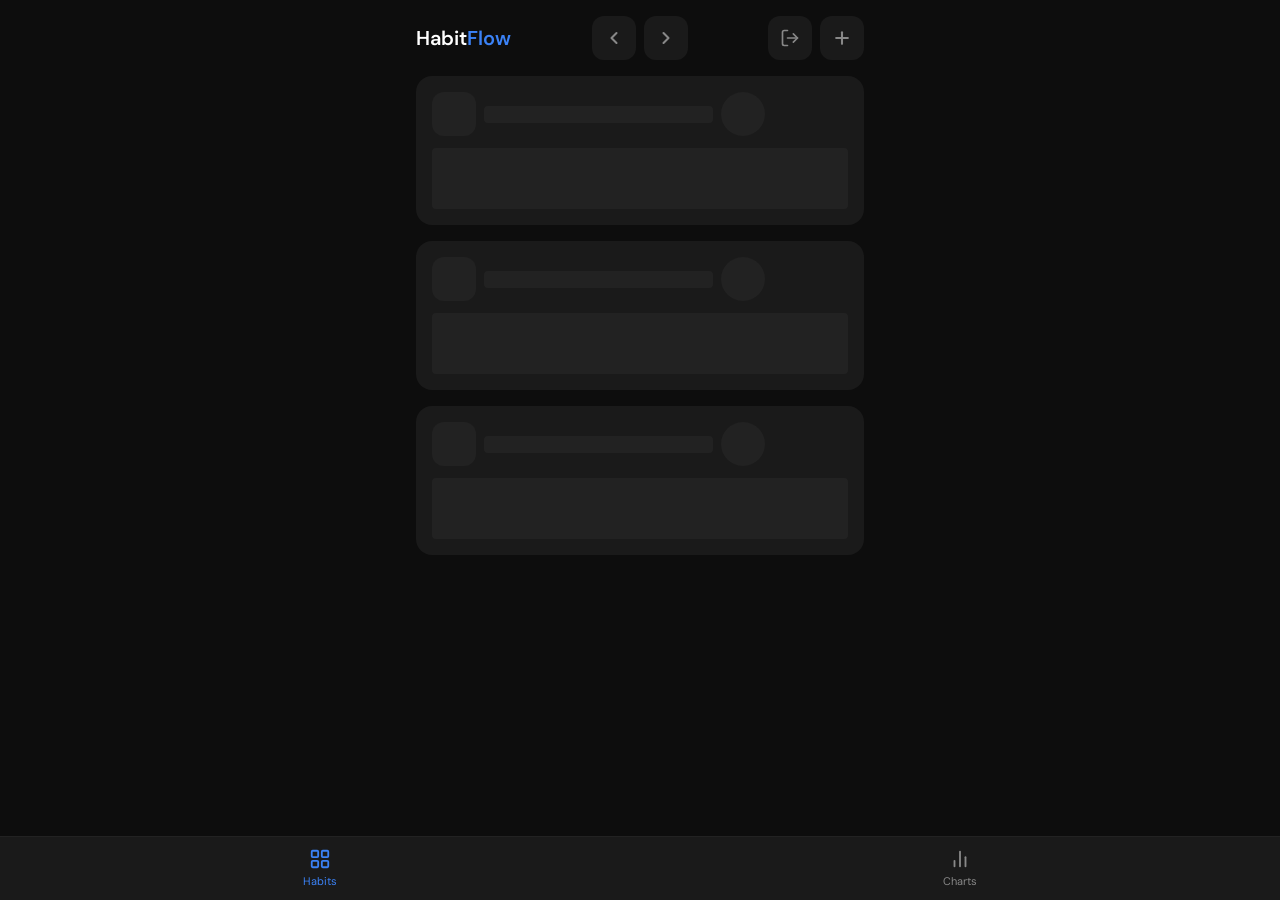
<file: index.html>
<!DOCTYPE html>
<html lang="en">
<head>
  <meta charset="UTF-8">
  <meta name="viewport" content="width=device-width, initial-scale=1.0, maximum-scale=1.0, user-scalable=no, viewport-fit=cover">
  <meta name="theme-color" content="#0d0d0d">
  <title>HabitFlow</title>
  <link rel="manifest" href="manifest.json">
  <link rel="icon" href="icons/favicon.svg" type="image/svg+xml">
  <link rel="icon" href="icons/icon-192.png" type="image/png">
  <link rel="apple-touch-icon" href="icons/icon-192.png">
  <link rel="preconnect" href="https://fonts.googleapis.com">
  <link rel="preconnect" href="https://fonts.gstatic.com" crossorigin>
  <link href="https://fonts.googleapis.com/css2?family=DM+Sans:wght@400;500;600&display=swap" rel="stylesheet">
  <link rel="stylesheet" href="css/reset.css">
  <link rel="stylesheet" href="css/variables.css">
  <link rel="stylesheet" href="css/app.css">
</head>
<body>
  <div class="container">
    <header class="header">
      <h1 class="header__title">Habit<span class="brand-accent">Flow</span></h1>
      <div class="header__date-nav">
        <button id="date-prev" class="icon-btn date-nav__arrow" type="button" aria-label="Previous day">
          <svg viewBox="0 0 24 24" fill="none" stroke="currentColor" stroke-width="2.5" stroke-linecap="round" stroke-linejoin="round"><polyline points="15 18 9 12 15 6"/></svg>
        </button>
        <span id="header-date" class="header__date"></span>
        <button id="date-next" class="icon-btn date-nav__arrow" type="button" aria-label="Next day">
          <svg viewBox="0 0 24 24" fill="none" stroke="currentColor" stroke-width="2.5" stroke-linecap="round" stroke-linejoin="round"><polyline points="9 18 15 12 9 6"/></svg>
        </button>
      </div>
      <div class="header__actions">
        <button id="logout-btn" class="icon-btn" type="button" aria-label="Log out">
          <svg viewBox="0 0 24 24" fill="none" stroke="currentColor" stroke-width="2" stroke-linecap="round" stroke-linejoin="round"><path d="M9 21H5a2 2 0 0 1-2-2V5a2 2 0 0 1 2-2h4"/><polyline points="16 17 21 12 16 7"/><line x1="21" y1="12" x2="9" y2="12"/></svg>
        </button>
        <a href="habit-form.html" class="icon-btn" aria-label="Add habit">
          <svg viewBox="0 0 24 24" fill="none" stroke="currentColor" stroke-width="2.5" stroke-linecap="round"><line x1="12" y1="5" x2="12" y2="19"/><line x1="5" y1="12" x2="19" y2="12"/></svg>
        </a>
      </div>
    </header>

    <main id="habit-list" class="habit-list">
      <div class="skeleton-card" aria-hidden="true">
        <div class="skeleton-card__top">
          <div class="skeleton skeleton-card__icon"></div>
          <div class="skeleton skeleton-card__text"></div>
          <div class="skeleton skeleton-card__action"></div>
        </div>
        <div class="skeleton skeleton-card__grid"></div>
      </div>
      <div class="skeleton-card" aria-hidden="true">
        <div class="skeleton-card__top">
          <div class="skeleton skeleton-card__icon"></div>
          <div class="skeleton skeleton-card__text"></div>
          <div class="skeleton skeleton-card__action"></div>
        </div>
        <div class="skeleton skeleton-card__grid"></div>
      </div>
      <div class="skeleton-card" aria-hidden="true">
        <div class="skeleton-card__top">
          <div class="skeleton skeleton-card__icon"></div>
          <div class="skeleton skeleton-card__text"></div>
          <div class="skeleton skeleton-card__action"></div>
        </div>
        <div class="skeleton skeleton-card__grid"></div>
      </div>
    </main>

    <!-- Requirements popup -->
    <div id="req-popup-overlay" class="popup-overlay hidden" role="dialog" aria-modal="true" aria-label="Requirements">
      <div class="popup">
        <div id="req-popup-header" class="popup__header"></div>
        <div id="req-popup-body" class="popup__body"></div>
        <div id="req-popup-actions" class="popup__actions">
          <button id="req-popup-cancel" type="button" class="btn btn--secondary">Cancel</button>
          <button id="req-popup-submit" type="button" class="btn btn--primary">Save</button>
        </div>
        <div id="req-popup-confirm" class="popup__confirm hidden">
          <p class="popup__confirm-text">Not all requirements met.</p>
          <div class="popup__actions">
            <button id="req-popup-skip" type="button" class="btn btn--secondary">Skip</button>
            <button id="req-popup-partial" type="button" class="btn btn--secondary">Partial</button>
            <button id="req-popup-complete" type="button" class="btn btn--primary">Complete</button>
          </div>
        </div>
      </div>
    </div>
  </div>

  <nav class="bottom-nav" aria-label="Main navigation">
    <a href="index.html" class="bottom-nav__tab bottom-nav__tab--active" aria-current="page">
      <svg viewBox="0 0 24 24" fill="none" stroke="currentColor" stroke-width="2" stroke-linecap="round" stroke-linejoin="round" aria-hidden="true"><rect x="3" y="3" width="7" height="7" rx="1"/><rect x="14" y="3" width="7" height="7" rx="1"/><rect x="3" y="14" width="7" height="7" rx="1"/><rect x="14" y="14" width="7" height="7" rx="1"/></svg>
      <span>Habits</span>
    </a>
    <a href="charts.html" class="bottom-nav__tab">
      <svg viewBox="0 0 24 24" fill="none" stroke="currentColor" stroke-width="2" stroke-linecap="round" stroke-linejoin="round" aria-hidden="true"><line x1="18" y1="20" x2="18" y2="10"/><line x1="12" y1="20" x2="12" y2="4"/><line x1="6" y1="20" x2="6" y2="14"/></svg>
      <span>Charts</span>
    </a>
  </nav>

  <script>
    if ('serviceWorker' in navigator) {
      navigator.serviceWorker.register('sw.js');
    }
  </script>
  <script type="module" src="js/app.js"></script>
</body>
</html>
</file>
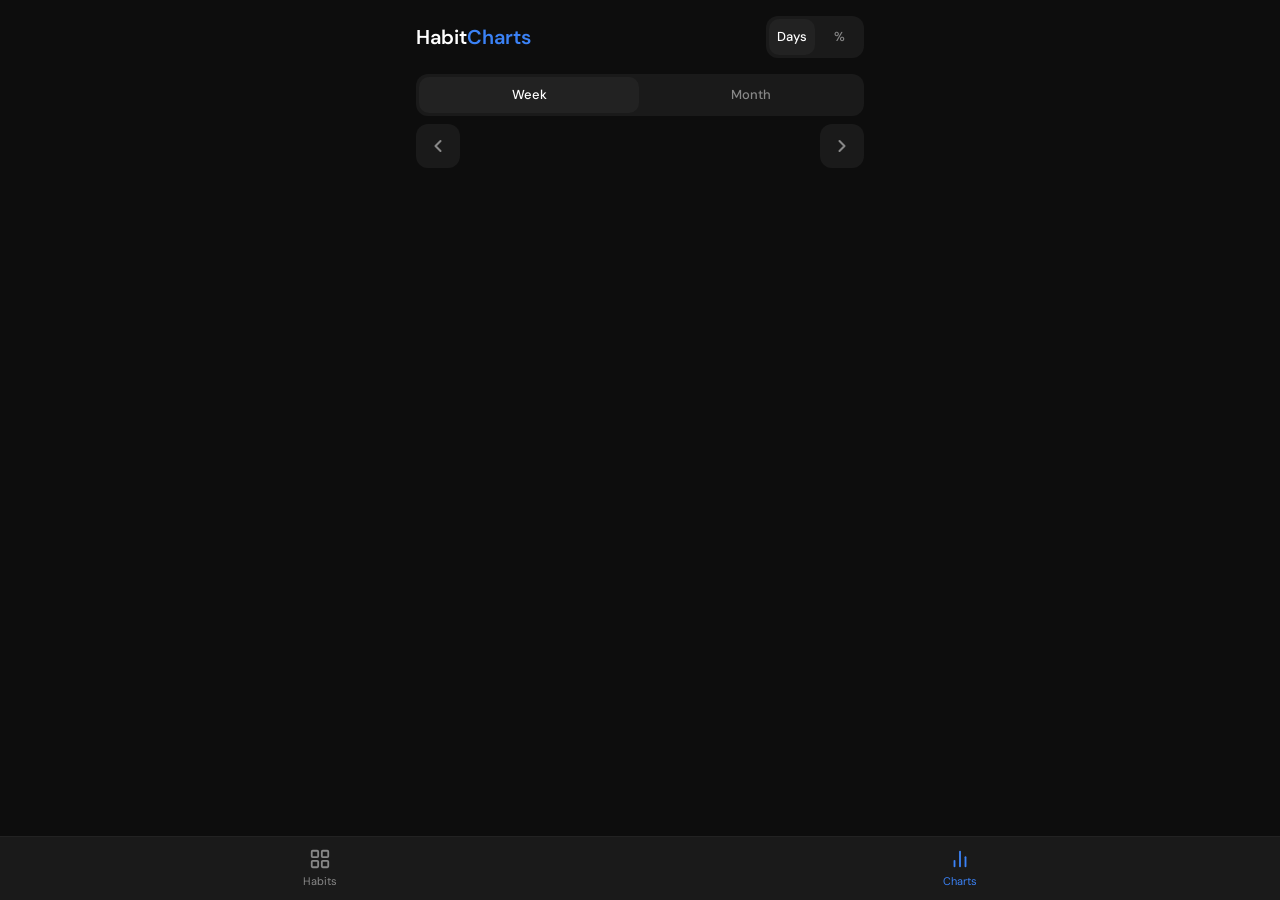
<file: charts.html>
<!DOCTYPE html>
<html lang="en">
<head>
  <meta charset="UTF-8">
  <meta name="viewport" content="width=device-width, initial-scale=1.0, maximum-scale=1.0, user-scalable=no, viewport-fit=cover">
  <meta name="theme-color" content="#0d0d0d">
  <title>HabitFlow — Charts</title>
  <link rel="manifest" href="manifest.json">
  <link rel="icon" href="icons/favicon.svg" type="image/svg+xml">
  <link rel="icon" href="icons/icon-192.png" type="image/png">
  <link rel="apple-touch-icon" href="icons/icon-192.png">
  <link rel="preconnect" href="https://fonts.googleapis.com">
  <link rel="preconnect" href="https://fonts.gstatic.com" crossorigin>
  <link href="https://fonts.googleapis.com/css2?family=DM+Sans:wght@400;500;600&display=swap" rel="stylesheet">
  <link rel="stylesheet" href="css/reset.css">
  <link rel="stylesheet" href="css/variables.css">
  <link rel="stylesheet" href="css/app.css">
</head>
<body>
  <div class="container">
    <header class="charts-header">
      <h1 class="charts-header__title">Habit<span class="brand-accent">Charts</span></h1>
      <div class="metric-toggle">
        <button id="metric-days" class="metric-btn metric-btn--active" type="button">Days</button>
        <button id="metric-pct" class="metric-btn" type="button">%</button>
      </div>
    </header>

    <div class="period-tabs">
      <button id="tab-week" class="period-tab period-tab--active" type="button">Week</button>
      <button id="tab-month" class="period-tab" type="button">Month</button>
    </div>

    <nav class="period-nav" aria-label="Period navigation">
      <button id="prev-period" class="icon-btn" type="button" aria-label="Previous period">
        <svg viewBox="0 0 24 24" fill="none" stroke="currentColor" stroke-width="2.5" stroke-linecap="round" stroke-linejoin="round"><polyline points="15 18 9 12 15 6"/></svg>
      </button>
      <span id="period-label" class="period-nav__label"></span>
      <button id="next-period" class="icon-btn" type="button" aria-label="Next period">
        <svg viewBox="0 0 24 24" fill="none" stroke="currentColor" stroke-width="2.5" stroke-linecap="round" stroke-linejoin="round"><polyline points="9 18 15 12 9 6"/></svg>
      </button>
    </nav>

    <div class="chart-area" role="img" aria-label="Habit completion chart">
      <div id="chart-bars" class="chart-bars"></div>
    </div>
  </div>

  <nav class="bottom-nav" aria-label="Main navigation">
    <a href="index.html" class="bottom-nav__tab">
      <svg viewBox="0 0 24 24" fill="none" stroke="currentColor" stroke-width="2" stroke-linecap="round" stroke-linejoin="round" aria-hidden="true"><rect x="3" y="3" width="7" height="7" rx="1"/><rect x="14" y="3" width="7" height="7" rx="1"/><rect x="3" y="14" width="7" height="7" rx="1"/><rect x="14" y="14" width="7" height="7" rx="1"/></svg>
      <span>Habits</span>
    </a>
    <a href="charts.html" class="bottom-nav__tab bottom-nav__tab--active" aria-current="page">
      <svg viewBox="0 0 24 24" fill="none" stroke="currentColor" stroke-width="2" stroke-linecap="round" stroke-linejoin="round" aria-hidden="true"><line x1="18" y1="20" x2="18" y2="10"/><line x1="12" y1="20" x2="12" y2="4"/><line x1="6" y1="20" x2="6" y2="14"/></svg>
      <span>Charts</span>
    </a>
  </nav>

  <script>
    if ('serviceWorker' in navigator) {
      navigator.serviceWorker.register('sw.js');
    }
  </script>
  <script type="module">
    import { requireAuth } from './js/auth.js';
    import { fetchHabits } from './js/habits.js';
    import { fetchAllLogs } from './js/logs.js';
    import { getLocalDate, hexToRgb, countApplicableDays } from './js/ui.js';

    // ── State ──
    let habits = [];
    let mode = 'week';
    let weekOffset = 0;
    let viewYear, viewMonth;
    let metricMode = localStorage.getItem('charts-metric') || 'days';
    let cachedLogsMap = null;
    let cachedPeriodKey = null;
    let fetchInFlight = false;

    // ── Elements ──
    const chartBarsEl = document.getElementById('chart-bars');
    const periodLabelEl = document.getElementById('period-label');
    const prevBtn = document.getElementById('prev-period');
    const nextBtn = document.getElementById('next-period');
    const tabWeek = document.getElementById('tab-week');
    const tabMonth = document.getElementById('tab-month');
    const metricDaysBtn = document.getElementById('metric-days');
    const metricPctBtn = document.getElementById('metric-pct');

    // ── Period helpers ──
    function getWeekRange(offset) {
      const today = new Date();
      const mondayOffset = (today.getDay() + 6) % 7;
      const monday = new Date(today);
      monday.setDate(today.getDate() - mondayOffset + offset * 7);
      const sunday = new Date(monday);
      sunday.setDate(monday.getDate() + 6);
      return { start: getLocalDate(monday), end: getLocalDate(sunday) };
    }

    function getMonthRange() {
      const first = `${viewYear}-${String(viewMonth + 1).padStart(2, '0')}-01`;
      const lastDate = new Date(viewYear, viewMonth + 1, 0).getDate();
      const last = `${viewYear}-${String(viewMonth + 1).padStart(2, '0')}-${String(lastDate).padStart(2, '0')}`;
      return { start: first, end: last };
    }

    function getPeriodRange() {
      return mode === 'week' ? getWeekRange(weekOffset) : getMonthRange();
    }

    function formatWeekLabel(start, end) {
      const s = new Date(start + 'T00:00:00');
      const e = new Date(end + 'T00:00:00');
      if (s.getMonth() === e.getMonth()) {
        return `${s.toLocaleDateString('en', { month: 'short' })} ${s.getDate()}–${e.getDate()}, ${e.getFullYear()}`;
      }
      return `${s.toLocaleDateString('en', { month: 'short', day: 'numeric' })} – ${e.toLocaleDateString('en', { month: 'short', day: 'numeric' })}, ${e.getFullYear()}`;
    }

    function getPeriodLabel() {
      const { start, end } = getPeriodRange();
      if (mode === 'week') return formatWeekLabel(start, end);
      return new Date(viewYear, viewMonth).toLocaleDateString('en', { year: 'numeric', month: 'long' });
    }

    function isCurrentPeriod() {
      if (mode === 'week') return weekOffset === 0;
      const now = new Date();
      return viewYear === now.getFullYear() && viewMonth === now.getMonth();
    }

    function updateNav() {
      periodLabelEl.textContent = getPeriodLabel();
      nextBtn.disabled = isCurrentPeriod();
    }

    // ── Stats computation ──
    function computeStats(habit, logsMap) {
      const { start, end } = getPeriodRange();
      const today = getLocalDate();
      const effectiveEnd = end > today ? today : end;
      const effectiveStart = habit.start_date && habit.start_date > start ? habit.start_date : start;

      if (effectiveStart > effectiveEnd) return { applicable: 0, completed: 0, inactive: true };

      const activeWeekdays = habit.active_weekdays || [1, 2, 3, 4, 5, 6, 0];
      const applicable = countApplicableDays(effectiveStart, effectiveEnd, activeWeekdays);

      const habitLogs = logsMap[habit.id] || {};
      let completed = 0;
      const d = new Date(effectiveStart + 'T00:00:00');
      const endDate = new Date(effectiveEnd + 'T00:00:00');
      while (d <= endDate) {
        if ((habitLogs[getLocalDate(d)] || 0) >= habit.daily_target) completed++;
        d.setDate(d.getDate() + 1);
      }

      return { applicable, completed, inactive: false };
    }

    // ── Rendering ──
    function renderBars(logsMap) {
      chartBarsEl.innerHTML = '';

      if (!habits.length) {
        chartBarsEl.innerHTML = '<div class="chart-empty">No habits yet</div>';
        return;
      }

      habits.forEach((habit, i) => {
        const { applicable, completed, inactive } = computeStats(habit, logsMap);
        const { r, g, b } = hexToRgb(habit.color);
        const color = `rgb(${r}, ${g}, ${b})`;
        const pct = applicable > 0 ? Math.round((completed / applicable) * 100) : 0;

        let metricLabel;
        if (inactive) {
          metricLabel = '—';
        } else if (metricMode === 'pct') {
          metricLabel = `${pct}%`;
        } else {
          metricLabel = applicable > 0 ? `${completed}/${applicable}` : '0';
        }

        const wrapper = document.createElement('div');
        wrapper.className = 'chart-bar-wrapper';

        const metric = document.createElement('span');
        metric.className = 'chart-bar__metric';
        metric.textContent = metricLabel;

        const bar = document.createElement('div');
        bar.className = 'chart-bar';
        bar.style.borderColor = color;

        if (!inactive && applicable > 0 && completed > 0) {
          const fill = document.createElement('div');
          fill.className = 'chart-bar__fill';
          fill.style.height = `${pct}%`;
          fill.style.backgroundColor = `rgba(${r}, ${g}, ${b}, 0.9)`;
          fill.style.animationDelay = `${i * 60}ms`;
          bar.appendChild(fill);
        }

        const emoji = document.createElement('span');
        emoji.className = 'chart-bar__emoji';
        emoji.textContent = habit.icon;
        emoji.title = habit.name;

        wrapper.appendChild(metric);
        wrapper.appendChild(bar);
        wrapper.appendChild(emoji);
        chartBarsEl.appendChild(wrapper);
      });
    }

    // ── Data loading ──
    async function loadAndRender() {
      const { start, end } = getPeriodRange();
      const today = getLocalDate();
      const effectiveEnd = end > today ? today : end;
      const periodKey = `${mode}-${start}-${effectiveEnd}`;

      updateNav();

      if (cachedPeriodKey !== periodKey) {
        if (fetchInFlight) return;
        fetchInFlight = true;
        chartBarsEl.innerHTML = '';
        try {
          const ids = habits.map((h) => h.id);
          const logs = ids.length ? await fetchAllLogs(ids, start, effectiveEnd) : [];
          cachedLogsMap = {};
          for (const log of logs) {
            if (!cachedLogsMap[log.habit_id]) cachedLogsMap[log.habit_id] = {};
            cachedLogsMap[log.habit_id][log.log_date] = log.count;
          }
          cachedPeriodKey = periodKey;
        } finally {
          fetchInFlight = false;
        }
      }

      renderBars(cachedLogsMap);
    }

    // ── Event listeners ──
    tabWeek.addEventListener('click', () => {
      if (mode === 'week') return;
      mode = 'week';
      tabWeek.classList.add('period-tab--active');
      tabMonth.classList.remove('period-tab--active');
      cachedPeriodKey = null;
      loadAndRender();
    });

    tabMonth.addEventListener('click', () => {
      if (mode === 'month') return;
      mode = 'month';
      tabMonth.classList.add('period-tab--active');
      tabWeek.classList.remove('period-tab--active');
      cachedPeriodKey = null;
      loadAndRender();
    });

    prevBtn.addEventListener('click', () => {
      if (mode === 'week') {
        weekOffset--;
      } else {
        viewMonth--;
        if (viewMonth < 0) { viewMonth = 11; viewYear--; }
      }
      cachedPeriodKey = null;
      loadAndRender();
    });

    nextBtn.addEventListener('click', () => {
      if (isCurrentPeriod()) return;
      if (mode === 'week') {
        weekOffset++;
      } else {
        viewMonth++;
        if (viewMonth > 11) { viewMonth = 0; viewYear++; }
      }
      cachedPeriodKey = null;
      loadAndRender();
    });

    metricDaysBtn.addEventListener('click', () => {
      if (metricMode === 'days') return;
      metricMode = 'days';
      localStorage.setItem('charts-metric', 'days');
      metricDaysBtn.classList.add('metric-btn--active');
      metricPctBtn.classList.remove('metric-btn--active');
      renderBars(cachedLogsMap || {});
    });

    metricPctBtn.addEventListener('click', () => {
      if (metricMode === 'pct') return;
      metricMode = 'pct';
      localStorage.setItem('charts-metric', 'pct');
      metricPctBtn.classList.add('metric-btn--active');
      metricDaysBtn.classList.remove('metric-btn--active');
      renderBars(cachedLogsMap || {});
    });

    // ── Init ──
    requireAuth().then(async (session) => {
      if (!session) return;

      const now = new Date();
      viewYear = now.getFullYear();
      viewMonth = now.getMonth();

      if (metricMode === 'pct') {
        metricPctBtn.classList.add('metric-btn--active');
        metricDaysBtn.classList.remove('metric-btn--active');
      }

      habits = await fetchHabits();
      await loadAndRender();
    });
  </script>
</body>
</html>
</file>
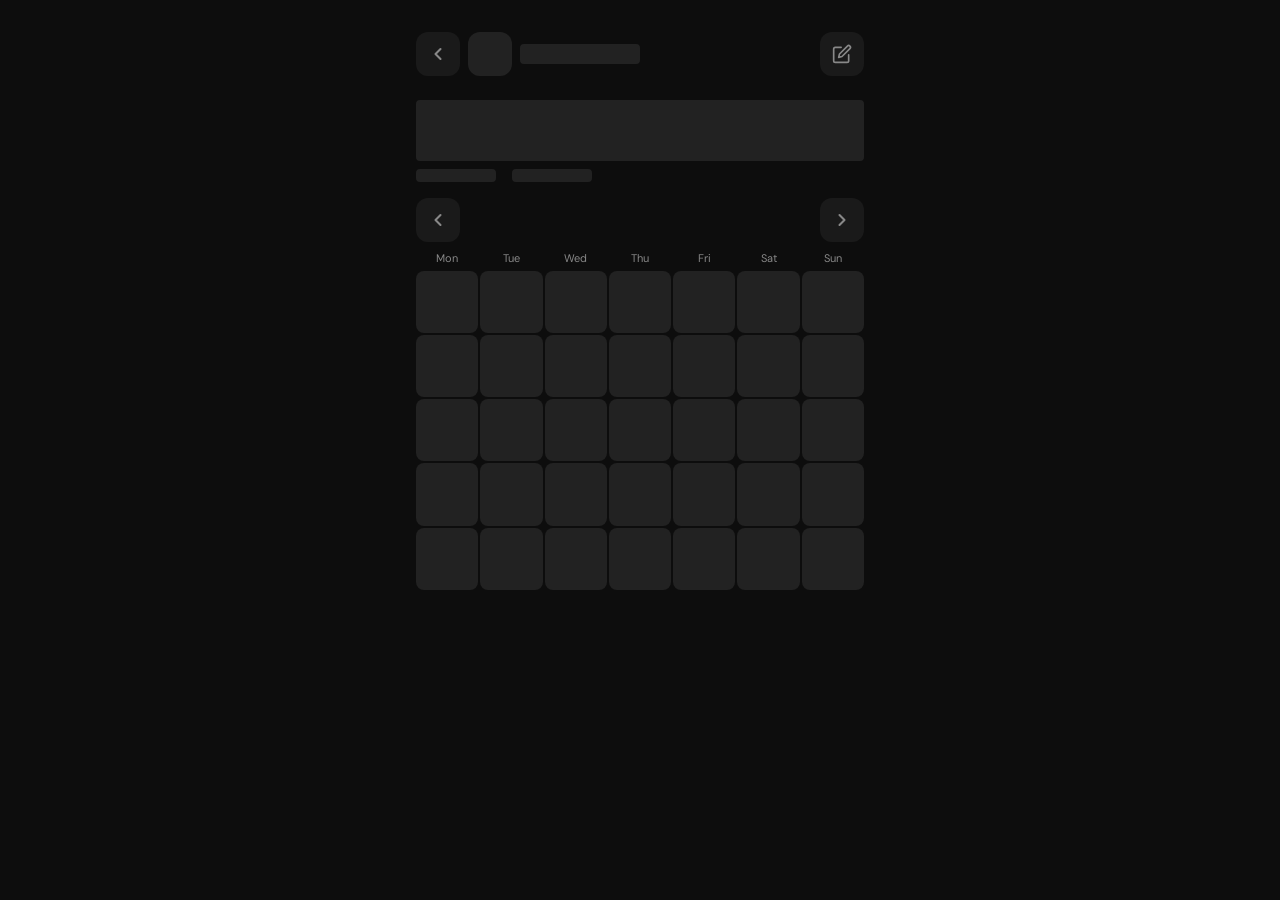
<file: habit-detail.html>
<!DOCTYPE html>
<html lang="en">
<head>
  <meta charset="UTF-8">
  <meta name="viewport" content="width=device-width, initial-scale=1.0, maximum-scale=1.0, user-scalable=no, viewport-fit=cover">
  <meta name="theme-color" content="#0d0d0d">
  <title>HabitFlow — Details</title>
  <link rel="manifest" href="manifest.json">
  <link rel="icon" href="icons/favicon.svg" type="image/svg+xml">
  <link rel="icon" href="icons/icon-192.png" type="image/png">
  <link rel="apple-touch-icon" href="icons/icon-192.png">
  <link rel="preconnect" href="https://fonts.googleapis.com">
  <link rel="preconnect" href="https://fonts.gstatic.com" crossorigin>
  <link href="https://fonts.googleapis.com/css2?family=DM+Sans:wght@400;500;600&display=swap" rel="stylesheet">
  <link rel="stylesheet" href="css/reset.css">
  <link rel="stylesheet" href="css/variables.css">
  <link rel="stylesheet" href="css/app.css">
</head>
<body>
  <div class="container form-page">
    <header class="detail-header">
      <a href="index.html" class="icon-btn" aria-label="Back">
        <svg viewBox="0 0 24 24" fill="none" stroke="currentColor" stroke-width="2.5" stroke-linecap="round" stroke-linejoin="round"><polyline points="15 18 9 12 15 6"/></svg>
      </a>
      <div class="detail-header__info">
        <div id="habit-icon" class="detail-header__icon"></div>
        <span id="habit-name" class="detail-header__name"></span>
        <span id="habit-freq" class="detail-header__freq"></span>
      </div>
      <a id="edit-link" href="#" class="icon-btn" aria-label="Edit habit">
        <svg viewBox="0 0 24 24" fill="none" stroke="currentColor" stroke-width="2" stroke-linecap="round" stroke-linejoin="round"><path d="M11 4H4a2 2 0 0 0-2 2v14a2 2 0 0 0 2 2h14a2 2 0 0 0 2-2v-7"/><path d="M18.5 2.5a2.121 2.121 0 0 1 3 3L12 15l-4 1 1-4 9.5-9.5z"/></svg>
      </a>
    </header>

    <p id="habit-description" class="description-text hidden"></p>

    <!-- Dot grid overview -->
    <section id="overview-section" class="detail-overview">
      <div class="skeleton skeleton-detail__grid" aria-hidden="true"></div>
    </section>

    <!-- Stats -->
    <div id="stats-section" class="detail-stats">
      <div class="skeleton skeleton-detail__stat" aria-hidden="true"></div>
      <div class="skeleton skeleton-detail__stat" aria-hidden="true"></div>
    </div>

    <!-- Calendar navigation -->
    <nav class="calendar-nav">
      <button id="prev-month" class="icon-btn" type="button" aria-label="Previous month">
        <svg viewBox="0 0 24 24" fill="none" stroke="currentColor" stroke-width="2.5" stroke-linecap="round" stroke-linejoin="round"><polyline points="15 18 9 12 15 6"/></svg>
      </button>
      <span id="month-label" class="calendar-nav__label"></span>
      <button id="next-month" class="icon-btn" type="button" aria-label="Next month">
        <svg viewBox="0 0 24 24" fill="none" stroke="currentColor" stroke-width="2.5" stroke-linecap="round" stroke-linejoin="round"><polyline points="9 18 15 12 9 6"/></svg>
      </button>
    </nav>

    <!-- Weekday headers -->
    <div class="calendar-weekdays">
      <span>Mon</span><span>Tue</span><span>Wed</span><span>Thu</span><span>Fri</span><span>Sat</span><span>Sun</span>
    </div>

    <!-- Calendar grid -->
    <div id="calendar-grid" class="calendar-grid">
      <div class="skeleton skeleton-detail__cell" aria-hidden="true"></div>
      <div class="skeleton skeleton-detail__cell" aria-hidden="true"></div>
      <div class="skeleton skeleton-detail__cell" aria-hidden="true"></div>
      <div class="skeleton skeleton-detail__cell" aria-hidden="true"></div>
      <div class="skeleton skeleton-detail__cell" aria-hidden="true"></div>
      <div class="skeleton skeleton-detail__cell" aria-hidden="true"></div>
      <div class="skeleton skeleton-detail__cell" aria-hidden="true"></div>
      <div class="skeleton skeleton-detail__cell" aria-hidden="true"></div>
      <div class="skeleton skeleton-detail__cell" aria-hidden="true"></div>
      <div class="skeleton skeleton-detail__cell" aria-hidden="true"></div>
      <div class="skeleton skeleton-detail__cell" aria-hidden="true"></div>
      <div class="skeleton skeleton-detail__cell" aria-hidden="true"></div>
      <div class="skeleton skeleton-detail__cell" aria-hidden="true"></div>
      <div class="skeleton skeleton-detail__cell" aria-hidden="true"></div>
      <div class="skeleton skeleton-detail__cell" aria-hidden="true"></div>
      <div class="skeleton skeleton-detail__cell" aria-hidden="true"></div>
      <div class="skeleton skeleton-detail__cell" aria-hidden="true"></div>
      <div class="skeleton skeleton-detail__cell" aria-hidden="true"></div>
      <div class="skeleton skeleton-detail__cell" aria-hidden="true"></div>
      <div class="skeleton skeleton-detail__cell" aria-hidden="true"></div>
      <div class="skeleton skeleton-detail__cell" aria-hidden="true"></div>
      <div class="skeleton skeleton-detail__cell" aria-hidden="true"></div>
      <div class="skeleton skeleton-detail__cell" aria-hidden="true"></div>
      <div class="skeleton skeleton-detail__cell" aria-hidden="true"></div>
      <div class="skeleton skeleton-detail__cell" aria-hidden="true"></div>
      <div class="skeleton skeleton-detail__cell" aria-hidden="true"></div>
      <div class="skeleton skeleton-detail__cell" aria-hidden="true"></div>
      <div class="skeleton skeleton-detail__cell" aria-hidden="true"></div>
      <div class="skeleton skeleton-detail__cell" aria-hidden="true"></div>
      <div class="skeleton skeleton-detail__cell" aria-hidden="true"></div>
      <div class="skeleton skeleton-detail__cell" aria-hidden="true"></div>
      <div class="skeleton skeleton-detail__cell" aria-hidden="true"></div>
      <div class="skeleton skeleton-detail__cell" aria-hidden="true"></div>
      <div class="skeleton skeleton-detail__cell" aria-hidden="true"></div>
      <div class="skeleton skeleton-detail__cell" aria-hidden="true"></div>
    </div>

    <!-- Requirements popup -->
    <div id="req-popup-overlay" class="popup-overlay hidden" role="dialog" aria-modal="true" aria-label="Requirements">
      <div class="popup">
        <div id="req-popup-header" class="popup__header"></div>
        <div id="req-popup-body" class="popup__body"></div>
        <div id="req-popup-actions" class="popup__actions">
          <button id="req-popup-cancel" type="button" class="btn btn--secondary">Cancel</button>
          <button id="req-popup-submit" type="button" class="btn btn--primary">Save</button>
        </div>
        <div id="req-popup-confirm" class="popup__confirm hidden">
          <p class="popup__confirm-text">Not all requirements met.</p>
          <div class="popup__actions">
            <button id="req-popup-skip" type="button" class="btn btn--secondary">Skip</button>
            <button id="req-popup-partial" type="button" class="btn btn--secondary">Partial</button>
            <button id="req-popup-complete" type="button" class="btn btn--primary">Complete</button>
          </div>
        </div>
      </div>
    </div>
  </div>

  <script type="module">
    import { requireAuth } from './js/auth.js';
    import { getHabitById } from './js/habits.js';
    import { fetchLogs, fetchAllLogs, toggleLog } from './js/logs.js';
    import { fetchRequirements, fetchRequirementLogs, saveRequirementLogs, clearRequirementLogs } from './js/requirements.js';
    import { getLocalDate, getDateRange, groupLogsByHabit, renderDotGrid, hexToRgb, countApplicableDays } from './js/ui.js';

    const params = new URLSearchParams(window.location.search);
    const habitId = params.get('id');
    if (!habitId) window.location.replace('index.html');

    const habitIconEl = document.getElementById('habit-icon');
    const habitNameEl = document.getElementById('habit-name');
    const habitFreqEl = document.getElementById('habit-freq');
    const habitDescEl = document.getElementById('habit-description');
    const editLink = document.getElementById('edit-link');
    const monthLabel = document.getElementById('month-label');
    const prevMonthBtn = document.getElementById('prev-month');
    const nextMonthBtn = document.getElementById('next-month');
    const calendarGrid = document.getElementById('calendar-grid');
    const overviewSection = document.getElementById('overview-section');
    const statsSection = document.getElementById('stats-section');

    let habit = null;
    let logsMap = {};
    let viewYear, viewMonth;
    let habitRequirements = [];

    function renderHeader() {
      const { r, g, b } = hexToRgb(habit.color);
      habitIconEl.style.backgroundColor = `rgba(${r}, ${g}, ${b}, 0.2)`;
      habitNameEl.textContent = habit.name;
      habitFreqEl.textContent = habit.daily_target > 1 ? `(${habit.daily_target}x)` : '';
      editLink.href = `habit-form.html?id=${habit.id}`;
      habitIconEl.textContent = habit.icon;

      if (habit.description) {
        habitDescEl.textContent = habit.description;
        habitDescEl.classList.remove('hidden');
      }
    }

    async function loadMonth() {
      const firstDay = `${viewYear}-${String(viewMonth + 1).padStart(2, '0')}-01`;
      const lastDate = new Date(viewYear, viewMonth + 1, 0).getDate();
      const lastDay = `${viewYear}-${String(viewMonth + 1).padStart(2, '0')}-${String(lastDate).padStart(2, '0')}`;

      monthLabel.textContent = new Date(viewYear, viewMonth).toLocaleDateString(undefined, {
        year: 'numeric',
        month: 'long',
      });

      const logs = await fetchLogs(habit.id, firstDay, lastDay);
      logsMap = {};
      for (const log of logs) {
        logsMap[log.log_date] = log.count;
      }

      renderCalendar(lastDate);
    }

    function renderCalendar(daysInMonth) {
      calendarGrid.innerHTML = '';
      const { r, g, b } = hexToRgb(habit.color);
      const today = getLocalDate();
      const activeWeekdays = habit.active_weekdays || [1, 2, 3, 4, 5, 6, 0];
      const startDate = habit.start_date || null;

      const firstDow = new Date(viewYear, viewMonth, 1).getDay();
      const offset = (firstDow + 6) % 7;

      for (let i = 0; i < offset; i++) {
        const empty = document.createElement('div');
        empty.className = 'calendar-cell calendar-cell--empty';
        calendarGrid.appendChild(empty);
      }

      for (let day = 1; day <= daysInMonth; day++) {
        const dateStr = `${viewYear}-${String(viewMonth + 1).padStart(2, '0')}-${String(day).padStart(2, '0')}`;
        const count = logsMap[dateStr] || 0;
        const dayOfWeek = new Date(viewYear, viewMonth, day).getDay();
        const isApplicable = activeWeekdays.includes(dayOfWeek);
        const isBeforeStart = startDate && dateStr < startDate;

        const cell = document.createElement('button');
        cell.type = 'button';
        cell.className = 'calendar-cell';
        cell.dataset.date = dateStr;
        cell.dataset.count = count;

        if (isBeforeStart) {
          cell.className = 'calendar-cell calendar-cell--empty';
          cell.disabled = true;
          const daySpan = document.createElement('span');
          daySpan.className = 'calendar-cell__day';
          daySpan.textContent = day;
          cell.appendChild(daySpan);
          calendarGrid.appendChild(cell);
          continue;
        }

        if (dateStr === today) cell.classList.add('calendar-cell--today');
        if (!isApplicable && count === 0) cell.classList.add('calendar-cell--non-applicable');

        if (count >= habit.daily_target) {
          cell.style.backgroundColor = `rgb(${r}, ${g}, ${b})`;
          cell.style.color = '#fff';
        } else if (count > 0) {
          const opacity = Math.max(0.15, count / habit.daily_target);
          cell.style.backgroundColor = `rgba(${r}, ${g}, ${b}, ${opacity})`;
        }

        const daySpan = document.createElement('span');
        daySpan.className = 'calendar-cell__day';
        daySpan.textContent = day;
        cell.appendChild(daySpan);

        if (habit.daily_target > 1) {
          const countSpan = document.createElement('span');
          countSpan.className = 'calendar-cell__count';
          countSpan.textContent = `${count}/${habit.daily_target}`;
          cell.appendChild(countSpan);
        }

        calendarGrid.appendChild(cell);
      }
    }

    function updateCellVisual(cell, count) {
      const { r, g, b } = hexToRgb(habit.color);

      cell.dataset.count = count;
      cell.style.backgroundColor = '';
      cell.style.color = '';
      cell.classList.remove('calendar-cell--non-applicable');

      if (count >= habit.daily_target) {
        cell.style.backgroundColor = `rgb(${r}, ${g}, ${b})`;
        cell.style.color = '#fff';
      } else if (count > 0) {
        const opacity = Math.max(0.15, count / habit.daily_target);
        cell.style.backgroundColor = `rgba(${r}, ${g}, ${b}, ${opacity})`;
      } else {
        const dateStr = cell.dataset.date;
        const dayOfWeek = new Date(dateStr + 'T00:00:00').getDay();
        const activeWeekdays = habit.active_weekdays || [1, 2, 3, 4, 5, 6, 0];
        if (!activeWeekdays.includes(dayOfWeek)) {
          cell.classList.add('calendar-cell--non-applicable');
        }
      }

      if (habit.daily_target > 1) {
        const countSpan = cell.querySelector('.calendar-cell__count');
        if (countSpan) countSpan.textContent = `${count}/${habit.daily_target}`;
      }
    }

    // ── Requirements popup (static DOM, shared pattern) ──
    const popupOverlay = document.getElementById('req-popup-overlay');
    const popupHeader = document.getElementById('req-popup-header');
    const popupBody = document.getElementById('req-popup-body');
    const popupActions = document.getElementById('req-popup-actions');
    const popupSubmit = document.getElementById('req-popup-submit');
    const popupCancel = document.getElementById('req-popup-cancel');
    const popupConfirm = document.getElementById('req-popup-confirm');
    const popupSkip = document.getElementById('req-popup-skip');
    const popupPartial = document.getElementById('req-popup-partial');
    const popupComplete = document.getElementById('req-popup-complete');

    let popupResolve = null;

    function esc(str) {
      const el = document.createElement('span');
      el.textContent = str;
      return el.innerHTML;
    }

    function collectLogs() {
      if (!popupResolve) return null;
      const { fields, date, iteration } = popupResolve;

      const logs = [];
      let allFulfilled = true;
      let anyFilled = false;

      for (const { req, field } of fields) {
        if (req.type === 'boolean') {
          const checked = field.querySelector('input[type="checkbox"]').checked;
          logs.push({ requirement_id: req.id, habit_id: habitId, log_date: date, iteration, value: checked ? 1 : 0, fulfilled: checked });
          if (checked) anyFilled = true;
          if (!checked) allFulfilled = false;
        } else {
          const val = parseFloat(field.querySelector('input[type="number"]').value);
          const fulfilled = !isNaN(val) && req.target_value != null && val >= req.target_value;
          logs.push({ requirement_id: req.id, habit_id: habitId, log_date: date, iteration, value: isNaN(val) ? null : val, fulfilled });
          if (!isNaN(val) && val > 0) anyFilled = true;
          if (!fulfilled) allFulfilled = false;
        }
      }
      return { logs, allFulfilled, anyFilled };
    }

    function closePopup() {
      popupOverlay.classList.add('hidden');
      popupResolve = null;
    }

    async function openRequirementsPopup(date, iteration) {
      popupHeader.textContent = `${habit.icon} ${habit.name} — Iteration ${iteration}`;
      popupBody.innerHTML = '';
      popupActions.classList.remove('hidden');
      popupConfirm.classList.add('hidden');

      const existingLogs = await fetchRequirementLogs(habitId, date).catch(() => []);
      const logsByReq = {};
      for (const log of existingLogs) {
        if (log.iteration === iteration) logsByReq[log.requirement_id] = log;
      }

      const fields = [];
      for (const req of habitRequirements) {
        const field = document.createElement('div');
        field.className = 'requirement-input';
        const prev = logsByReq[req.id];

        if (req.type === 'boolean') {
          const checked = prev ? prev.fulfilled : false;
          field.innerHTML = `<label class="requirement-input__label"><input type="checkbox" data-req-id="${esc(req.id)}" ${checked ? 'checked' : ''}> ${esc(req.name)}</label>`;
        } else {
          const unitLabel = req.unit ? ` (${esc(req.unit)})` : '';
          const targetHint = req.target_value != null ? ` ≥ ${esc(String(req.target_value))}` : '';
          const prevVal = prev && prev.value != null ? prev.value : '';
          field.innerHTML = `<label class="requirement-input__label">${esc(req.name)}${unitLabel}${targetHint}</label><input type="number" class="form-input" data-req-id="${esc(req.id)}" step="any" min="0" placeholder="Value" value="${esc(String(prevVal))}">`;
        }
        popupBody.appendChild(field);
        fields.push({ req, field });
      }

      popupOverlay.classList.remove('hidden');
      popupBody.querySelector('input')?.focus();

      return new Promise((resolve) => {
        popupResolve = { resolve, fields, date, iteration };
      });
    }

    popupCancel.addEventListener('click', () => {
      if (popupResolve) popupResolve.resolve(null);
      closePopup();
    });

    popupOverlay.addEventListener('click', (e) => {
      if (e.target === popupOverlay) {
        if (popupResolve) popupResolve.resolve(null);
        closePopup();
      }
    });

    document.addEventListener('keydown', (e) => {
      if (e.key === 'Escape' && popupResolve) {
        popupResolve.resolve(null);
        closePopup();
      }
    });

    popupSubmit.addEventListener('click', async () => {
      const result = collectLogs();
      if (!result) return;
      const { logs, allFulfilled, anyFilled } = result;

      if (allFulfilled) {
        await saveRequirementLogs(logs);
        const r = popupResolve;
        closePopup();
        r.resolve('completed');
        return;
      }

      if (anyFilled) {
        popupActions.classList.add('hidden');
        popupConfirm.classList.remove('hidden');
        return;
      }

      if (popupResolve) popupResolve.resolve(null);
      closePopup();
    });

    popupComplete.addEventListener('click', async () => {
      const result = collectLogs();
      if (!result) return;
      await saveRequirementLogs(result.logs);
      const r = popupResolve;
      closePopup();
      r.resolve('completed');
    });

    popupPartial.addEventListener('click', async () => {
      const result = collectLogs();
      if (!result) return;
      await saveRequirementLogs(result.logs);
      const r = popupResolve;
      closePopup();
      r.resolve('partial');
    });

    popupSkip.addEventListener('click', () => {
      if (popupResolve) popupResolve.resolve(null);
      closePopup();
    });

    // Cell click — toggle (with requirements support)
    calendarGrid.addEventListener('click', async (e) => {
      const cell = e.target.closest('.calendar-cell:not(.calendar-cell--empty)');
      if (!cell) return;

      const date = cell.dataset.date;
      const currentCount = parseInt(cell.dataset.count, 10) || 0;
      const newCount = (currentCount + 1) % (habit.daily_target + 1);

      if (habitRequirements.length > 0 && newCount > 0) {
        const popupResult = await openRequirementsPopup(date, newCount);
        if (!popupResult) return;
      }

      if (habitRequirements.length > 0 && newCount === 0) {
        clearRequirementLogs(habitId, date).catch(() => {});
      }

      logsMap[date] = newCount;
      updateCellVisual(cell, newCount);

      try {
        await toggleLog(habit.id, date, currentCount, habit.daily_target);
      } catch {
        logsMap[date] = currentCount;
        updateCellVisual(cell, currentCount);
      }
    });

    prevMonthBtn.addEventListener('click', () => {
      viewMonth--;
      if (viewMonth < 0) { viewMonth = 11; viewYear--; }
      loadMonth();
      renderStats();
    });

    nextMonthBtn.addEventListener('click', () => {
      viewMonth++;
      if (viewMonth > 11) { viewMonth = 0; viewYear++; }
      loadMonth();
      renderStats();
    });

    async function renderOverview() {
      const { startDate, endDate } = getDateRange();
      const allLogs = await fetchAllLogs([habitId], startDate, endDate);
      const logsGrouped = groupLogsByHabit(allLogs);
      const habitLogs = logsGrouped[habitId] || {};

      allLogsCache = allLogs;

      overviewSection.innerHTML = '';
      const dotGrid = renderDotGrid(habit, habitLogs, { interactive: true });
      overviewSection.appendChild(dotGrid);

      renderStats();
    }

    let allLogsCache = [];

    function renderStats() {
      const today = getLocalDate();
      const { startDate: gridStart } = getDateRange();
      const effectiveStart = habit.start_date && habit.start_date > gridStart ? habit.start_date : gridStart;
      const activeWeekdays = habit.active_weekdays || [1, 2, 3, 4, 5, 6, 0];

      const totalApplicable = countApplicableDays(effectiveStart, today, activeWeekdays);
      const totalCompleted = allLogsCache.filter((l) => l.count >= habit.daily_target).length;

      const monthPrefix = `${viewYear}-${String(viewMonth + 1).padStart(2, '0')}`;
      const monthFirstDay = `${monthPrefix}-01`;
      const monthLastDate = new Date(viewYear, viewMonth + 1, 0).getDate();
      const monthLastDay = `${monthPrefix}-${String(monthLastDate).padStart(2, '0')}`;
      const monthEnd = monthLastDay < today ? monthLastDay : today;
      const monthStart = effectiveStart > monthFirstDay ? effectiveStart : monthFirstDay;
      const monthApplicable = monthStart <= monthEnd ? countApplicableDays(monthStart, monthEnd, activeWeekdays) : 0;
      const monthCompleted = allLogsCache
        .filter((l) => l.log_date.startsWith(monthPrefix) && l.count >= habit.daily_target).length;

      const monthName = new Date(viewYear, viewMonth).toLocaleDateString(undefined, { month: 'long' });

      statsSection.innerHTML =
        `<span class="detail-stat">Total: <strong>${totalCompleted}/${totalApplicable}</strong></span>` +
        `<span class="detail-stat">${monthName}: <strong>${monthCompleted}/${monthApplicable}</strong></span>`;
    }

    // Init
    requireAuth().then(async (session) => {
      if (!session) return;
      habit = await getHabitById(habitId);
      habitRequirements = await fetchRequirements(habitId);
      renderHeader();

      const now = new Date();
      viewYear = now.getFullYear();
      viewMonth = now.getMonth();
      await Promise.all([loadMonth(), renderOverview()]);
    });
  </script>
</body>
</html>
</file>
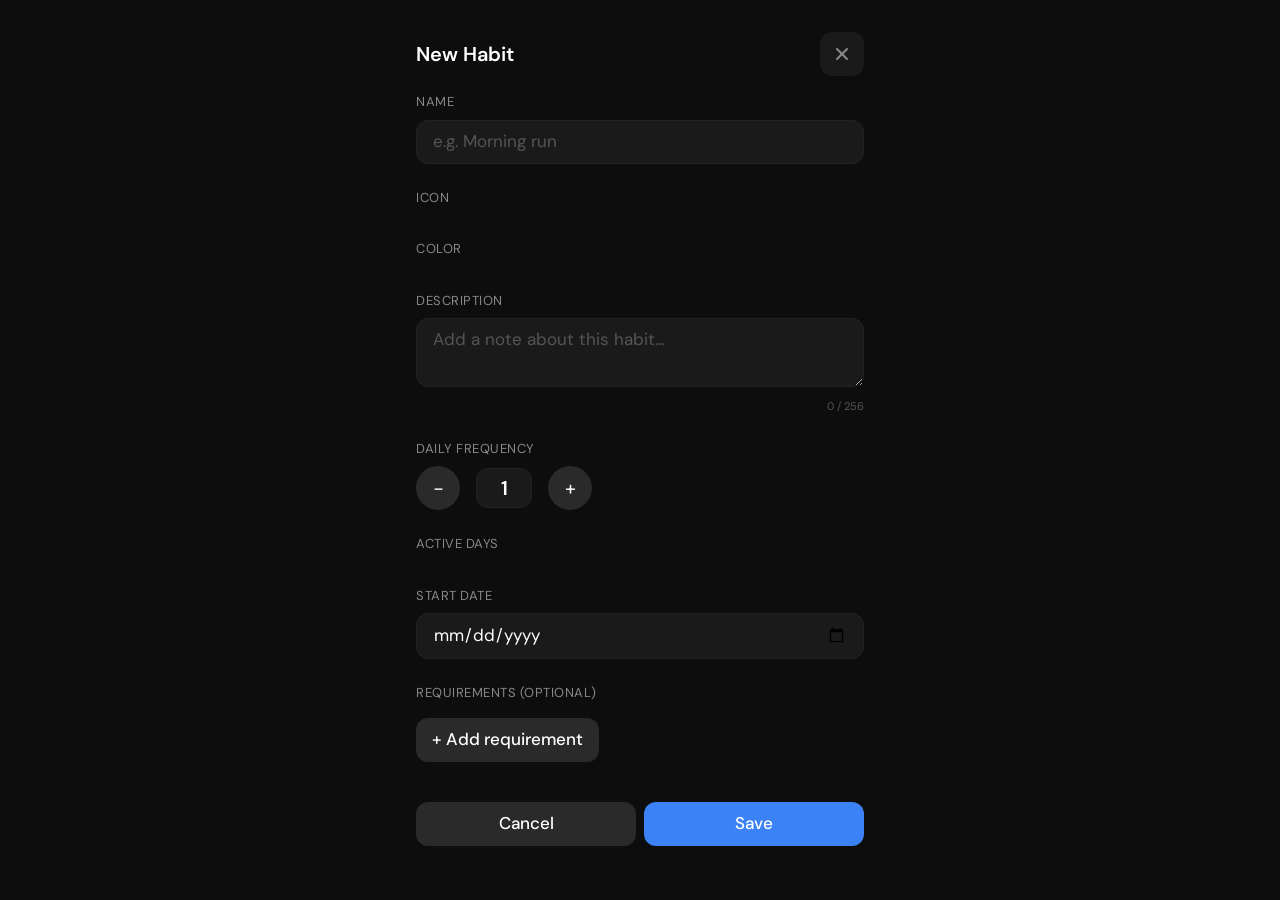
<file: habit-form.html>
<!DOCTYPE html>
<html lang="en">
<head>
  <meta charset="UTF-8">
  <meta name="viewport" content="width=device-width, initial-scale=1.0, maximum-scale=1.0, user-scalable=no, viewport-fit=cover">
  <meta name="theme-color" content="#0d0d0d">
  <title>HabitFlow — Habit</title>
  <link rel="manifest" href="manifest.json">
  <link rel="icon" href="icons/favicon.svg" type="image/svg+xml">
  <link rel="icon" href="icons/icon-192.png" type="image/png">
  <link rel="apple-touch-icon" href="icons/icon-192.png">
  <link rel="preconnect" href="https://fonts.googleapis.com">
  <link rel="preconnect" href="https://fonts.gstatic.com" crossorigin>
  <link href="https://fonts.googleapis.com/css2?family=DM+Sans:wght@400;500;600&display=swap" rel="stylesheet">
  <link rel="stylesheet" href="css/reset.css">
  <link rel="stylesheet" href="css/variables.css">
  <link rel="stylesheet" href="css/app.css">
</head>
<body>
  <div class="container form-page">
    <header class="form-header">
      <h1 id="page-title" class="form-header__title">New Habit</h1>
      <a href="index.html" class="icon-btn" aria-label="Close">
        <svg viewBox="0 0 24 24" fill="none" stroke="currentColor" stroke-width="2.5" stroke-linecap="round"><line x1="18" y1="6" x2="6" y2="18"/><line x1="6" y1="6" x2="18" y2="18"/></svg>
      </a>
    </header>

    <form id="habit-form" novalidate>
      <!-- Name -->
      <div class="form-group">
        <label for="habit-name" class="form-label">Name</label>
        <input id="habit-name" type="text" class="form-input" placeholder="e.g. Morning run" maxlength="50" required>
      </div>

      <!-- Emoji Picker -->
      <fieldset class="form-group">
        <legend class="form-label">Icon</legend>
        <div id="emoji-grid" class="emoji-grid"></div>
      </fieldset>

      <!-- Color Picker -->
      <fieldset class="form-group">
        <legend class="form-label">Color</legend>
        <div id="color-grid" class="color-grid"></div>
      </fieldset>

      <!-- Description -->
      <div class="form-group">
        <label for="habit-description" class="form-label">Description</label>
        <textarea id="habit-description" class="form-input" placeholder="Add a note about this habit..." maxlength="256" rows="2"></textarea>
        <span id="char-counter" class="char-counter">0 / 256</span>
      </div>

      <!-- Daily Frequency -->
      <div class="form-group">
        <label for="freq-input" class="form-label">Daily frequency</label>
        <div class="stepper">
          <button id="freq-dec" type="button" class="stepper__btn" aria-label="Decrease frequency">&minus;</button>
          <input id="freq-input" type="number" class="stepper__input" value="1" min="1" max="99" inputmode="numeric">
          <button id="freq-inc" type="button" class="stepper__btn" aria-label="Increase frequency">+</button>
        </div>
      </div>

      <!-- Weekday Picker -->
      <fieldset class="form-group">
        <legend class="form-label">Active days</legend>
        <div id="weekday-picker" class="weekday-picker"></div>
      </fieldset>

      <!-- Start Date -->
      <div class="form-group">
        <label for="habit-start-date" class="form-label">Start date</label>
        <input id="habit-start-date" type="date" class="form-input">
      </div>

      <!-- Requirements Editor -->
      <fieldset class="form-group" id="requirements-section">
        <legend class="form-label">Requirements (optional)</legend>
        <div id="requirements-list" class="requirements-editor"></div>
        <button id="add-requirement-btn" type="button" class="btn btn--secondary" style="margin-top: var(--space-sm)">+ Add requirement</button>
      </fieldset>

      <!-- Actions -->
      <div class="form-actions">
        <a href="index.html" class="btn btn--secondary">Cancel</a>
        <button id="save-btn" type="submit" class="btn btn--primary">Save</button>
      </div>

      <div id="delete-section" class="form-actions hidden">
        <button id="delete-btn" type="button" class="btn btn--danger">Delete habit</button>
      </div>
    </form>
  </div>

  <script type="module">
    import { requireAuth } from './js/auth.js';
    import { createHabit, updateHabit, deleteHabit, getHabitById } from './js/habits.js';
    import { fetchRequirements, saveRequirements } from './js/requirements.js';

    const EMOJIS = [
      '🏃', '💪', '🧘', '🚴', '🏊', '⚽', '🎾', '🥊',
      '💧', '🥗', '🍎', '💊', '😴', '🧴', '🦷', '❤️',
      '📖', '🧠', '🎯', '✍️', '📝', '🎨', '🎵', '🧩',
      '💻', '📧', '🧹', '🌱', '☀️', '🐕', '📸', '💰',
      '🙏', '😊', '🚶', '🎮', '☕', '📚', '🔥', '⭐',
      '📋', '🎧', '💼', '🛡️', '🚫', '📵', '🍷', '⏰',
      '🏠', '🌙', '🏆', '🧭', '🚀', '🎓', '🧘‍♂️', '💎',
    ];

    const COLORS = [
      { name: 'blue',   hex: '#3b82f6' },
      { name: 'green',  hex: '#22c55e' },
      { name: 'purple', hex: '#a855f7' },
      { name: 'red',    hex: '#ef4444' },
      { name: 'orange', hex: '#f97316' },
      { name: 'yellow', hex: '#eab308' },
      { name: 'pink',   hex: '#ec4899' },
      { name: 'teal',   hex: '#14b8a6' },
      { name: 'gray',   hex: '#6b7280' },
      { name: 'white',  hex: '#e5e7eb' },
      { name: 'lime',   hex: '#84cc16' },
      { name: 'indigo', hex: '#6366f1' },
    ];

    const WEEKDAYS = [
      { value: 1, label: 'Mon' },
      { value: 2, label: 'Tue' },
      { value: 3, label: 'Wed' },
      { value: 4, label: 'Thu' },
      { value: 5, label: 'Fri' },
      { value: 6, label: 'Sat' },
      { value: 0, label: 'Sun' },
    ];

    const REQ_TYPES = [
      { value: 'boolean', label: 'Checklist item' },
      { value: 'duration', label: 'Duration', units: ['min', 'h'] },
      { value: 'distance', label: 'Distance', units: ['km', 'mi'] },
      { value: 'weight', label: 'Weight', units: ['kg', 'lbs'] },
      { value: 'count', label: 'Repetitions', units: ['reps', 'sets'] },
      { value: 'custom', label: 'Custom', units: [] },
    ];

    const pageTitle = document.getElementById('page-title');
    const form = document.getElementById('habit-form');
    const nameInput = document.getElementById('habit-name');
    const emojiGrid = document.getElementById('emoji-grid');
    const colorGrid = document.getElementById('color-grid');
    const freqInput = document.getElementById('freq-input');
    const freqDec = document.getElementById('freq-dec');
    const freqInc = document.getElementById('freq-inc');
    const saveBtn = document.getElementById('save-btn');
    const deleteSection = document.getElementById('delete-section');
    const deleteBtn = document.getElementById('delete-btn');
    const descriptionInput = document.getElementById('habit-description');
    const charCounter = document.getElementById('char-counter');
    const startDateInput = document.getElementById('habit-start-date');
    const weekdayPicker = document.getElementById('weekday-picker');
    const requirementsList = document.getElementById('requirements-list');
    const addReqBtn = document.getElementById('add-requirement-btn');

    let selectedEmoji = null;
    let selectedColor = null;
    let frequency = 1;
    let editId = null;
    let activeWeekdays = [1, 2, 3, 4, 5, 6, 0];
    let requirements = [];

    // ── Build emoji grid ──
    for (const emoji of EMOJIS) {
      const btn = document.createElement('button');
      btn.type = 'button';
      btn.className = 'emoji-option';
      btn.textContent = emoji;
      btn.setAttribute('aria-label', emoji);
      btn.addEventListener('click', () => selectEmoji(emoji, btn));
      emojiGrid.appendChild(btn);
    }

    function selectEmoji(emoji, btn) {
      selectedEmoji = emoji;
      emojiGrid.querySelectorAll('.emoji-option').forEach((b) => b.classList.remove('emoji-option--selected'));
      btn.classList.add('emoji-option--selected');
    }

    // ── Build color grid ──
    const SVG_CHECK = `<svg viewBox="0 0 24 24" fill="none" stroke="currentColor" stroke-width="3" stroke-linecap="round" stroke-linejoin="round"><polyline points="20 6 9 17 4 12"/></svg>`;

    for (const color of COLORS) {
      const btn = document.createElement('button');
      btn.type = 'button';
      btn.className = 'color-option';
      btn.style.backgroundColor = color.hex;
      btn.setAttribute('aria-label', color.name);
      btn.innerHTML = `<span class="color-option__check">${SVG_CHECK}</span>`;
      btn.addEventListener('click', () => selectColor(color.hex, btn));
      colorGrid.appendChild(btn);
    }

    function selectColor(hex, btn) {
      selectedColor = hex;
      colorGrid.querySelectorAll('.color-option').forEach((b) => b.classList.remove('color-option--selected'));
      btn.classList.add('color-option--selected');
    }

    // ── Frequency stepper ──
    function updateFrequency() {
      freqInput.value = frequency;
      freqDec.disabled = frequency <= 1;
      freqInc.disabled = frequency >= 99;
    }

    freqDec.addEventListener('click', () => {
      if (frequency > 1) { frequency--; updateFrequency(); }
    });

    freqInc.addEventListener('click', () => {
      if (frequency < 99) { frequency++; updateFrequency(); }
    });

    freqInput.addEventListener('change', () => {
      const val = parseInt(freqInput.value, 10);
      if (!isNaN(val) && val >= 1 && val <= 99) frequency = val;
      updateFrequency();
    });

    updateFrequency();

    // ── Description character counter ──
    descriptionInput.addEventListener('input', () => {
      charCounter.textContent = `${descriptionInput.value.length} / 256`;
    });

    // ── Start date validation ──
    const today = new Date().toISOString().split('T')[0];
    startDateInput.max = today;

    // ── Weekday picker ──
    function buildWeekdayPicker() {
      weekdayPicker.innerHTML = '';
      for (const day of WEEKDAYS) {
        const btn = document.createElement('button');
        btn.type = 'button';
        btn.className = 'weekday-btn';
        btn.textContent = day.label;
        btn.dataset.value = day.value;
        if (activeWeekdays.includes(day.value)) btn.classList.add('weekday-btn--active');
        btn.addEventListener('click', () => toggleWeekday(day.value, btn));
        weekdayPicker.appendChild(btn);
      }
    }

    function toggleWeekday(value, btn) {
      if (activeWeekdays.includes(value)) {
        if (activeWeekdays.length <= 1) return;
        activeWeekdays = activeWeekdays.filter((d) => d !== value);
        btn.classList.remove('weekday-btn--active');
      } else {
        activeWeekdays.push(value);
        btn.classList.add('weekday-btn--active');
      }
    }

    buildWeekdayPicker();

    // ── Requirements editor ──
    function escAttr(str) {
      return String(str).replace(/&/g, '&amp;').replace(/"/g, '&quot;').replace(/</g, '&lt;').replace(/>/g, '&gt;');
    }

    function getTypeConfig(type) {
      return REQ_TYPES.find((t) => t.value === type);
    }

    function renderRequirementRow(req, index) {
      const row = document.createElement('div');
      row.className = 'requirement-row';
      row.dataset.index = index;

      const typeConfig = getTypeConfig(req.type);
      const isMeasurement = req.type !== 'boolean';

      row.innerHTML = `
        <div class="requirement-row__main">
          <input type="text" class="form-input requirement-row__name" placeholder="Requirement name" value="${escAttr(req.name || '')}" data-field="name" required>
          <select class="form-input requirement-row__type" data-field="type">
            ${REQ_TYPES.map((t) => `<option value="${t.value}" ${t.value === req.type ? 'selected' : ''}>${t.label}</option>`).join('')}
          </select>
        </div>
        <div class="requirement-row__fields ${isMeasurement ? '' : 'hidden'}">
          ${req.type === 'custom'
            ? `<input type="text" class="form-input requirement-row__unit" placeholder="Unit" value="${escAttr(req.unit || '')}" data-field="unit">`
            : (typeConfig?.units?.length
              ? `<select class="form-input requirement-row__unit" data-field="unit">
                  ${typeConfig.units.map((u) => `<option value="${u}" ${u === req.unit ? 'selected' : ''}>${u}</option>`).join('')}
                </select>`
              : '')}
          <input type="number" class="form-input requirement-row__target" placeholder="Target" value="${escAttr(String(req.target_value ?? ''))}" data-field="target_value" step="any" min="0">
        </div>
        <div class="requirement-row__actions">
          <button type="button" class="icon-btn requirement-row__up" aria-label="Move up" ${index === 0 ? 'disabled' : ''}>↑</button>
          <button type="button" class="icon-btn requirement-row__down" aria-label="Move down" ${index === requirements.length - 1 ? 'disabled' : ''}>↓</button>
          <button type="button" class="icon-btn requirement-row__delete" aria-label="Remove">✕</button>
        </div>
      `;

      row.querySelector('.requirement-row__type').addEventListener('change', (e) => {
        req.type = e.target.value;
        req.unit = getTypeConfig(req.type)?.units?.[0] || '';
        req.target_value = req.type === 'boolean' ? null : req.target_value;
        renderAllRequirements();
      });

      row.querySelector('.requirement-row__name').addEventListener('input', (e) => { req.name = e.target.value; });

      const unitEl = row.querySelector('[data-field="unit"]');
      if (unitEl) unitEl.addEventListener('input', (e) => { req.unit = e.target.value; });
      if (unitEl) unitEl.addEventListener('change', (e) => { req.unit = e.target.value; });

      const targetEl = row.querySelector('[data-field="target_value"]');
      if (targetEl) targetEl.addEventListener('input', (e) => { req.target_value = e.target.value ? parseFloat(e.target.value) : null; });

      row.querySelector('.requirement-row__up').addEventListener('click', () => {
        if (index === 0) return;
        [requirements[index - 1], requirements[index]] = [requirements[index], requirements[index - 1]];
        renderAllRequirements();
      });

      row.querySelector('.requirement-row__down').addEventListener('click', () => {
        if (index === requirements.length - 1) return;
        [requirements[index], requirements[index + 1]] = [requirements[index + 1], requirements[index]];
        renderAllRequirements();
      });

      row.querySelector('.requirement-row__delete').addEventListener('click', () => {
        requirements.splice(index, 1);
        renderAllRequirements();
      });

      return row;
    }

    function renderAllRequirements() {
      requirementsList.innerHTML = '';
      requirements.forEach((req, i) => {
        requirementsList.appendChild(renderRequirementRow(req, i));
      });
    }

    addReqBtn.addEventListener('click', () => {
      requirements.push({ name: '', type: 'boolean', unit: null, target_value: null });
      renderAllRequirements();
    });

    // ── Edit mode ──
    const params = new URLSearchParams(window.location.search);
    editId = params.get('id');

    async function loadEditData() {
      if (!editId) return;
      pageTitle.textContent = 'Edit Habit';
      deleteSection.classList.remove('hidden');

      const habit = await getHabitById(editId);
      nameInput.value = habit.name;
      frequency = habit.daily_target;
      updateFrequency();

      if (habit.description) {
        descriptionInput.value = habit.description;
        charCounter.textContent = `${habit.description.length} / 256`;
      }

      if (habit.start_date) {
        startDateInput.value = habit.start_date;
      }

      if (habit.active_weekdays) {
        activeWeekdays = habit.active_weekdays;
        buildWeekdayPicker();
      }

      const emojiBtn = [...emojiGrid.children].find((b) => b.textContent === habit.icon);
      if (emojiBtn) selectEmoji(habit.icon, emojiBtn);
      else selectedEmoji = habit.icon;

      const colorBtn = [...colorGrid.children].find((b) => b.style.backgroundColor === hexToRgbStr(habit.color));
      if (colorBtn) selectColor(habit.color, colorBtn);
      else selectedColor = habit.color;

      const existingReqs = await fetchRequirements(editId);
      requirements = existingReqs.map((r) => ({ ...r }));
      renderAllRequirements();
    }

    function hexToRgbStr(hex) {
      const h = hex.replace('#', '');
      const r = parseInt(h.substring(0, 2), 16);
      const g = parseInt(h.substring(2, 4), 16);
      const b = parseInt(h.substring(4, 6), 16);
      return `rgb(${r}, ${g}, ${b})`;
    }

    // ── Form submit ──
    form.addEventListener('submit', async (e) => {
      e.preventDefault();
      const name = nameInput.value.trim();

      if (!name) { nameInput.focus(); return; }
      if (!selectedEmoji) { alert('Please select an icon.'); return; }
      if (!selectedColor) { alert('Please select a color.'); return; }

      const invalidReq = requirements.find((r) => r.name.trim() === '');
      if (invalidReq) { alert('All requirements must have a name.'); return; }

      saveBtn.classList.add('btn--loading');
      saveBtn.innerHTML = '<span class="spinner"></span>';

      try {
        const payload = {
          name,
          icon: selectedEmoji,
          color: selectedColor,
          dailyTarget: frequency,
          startDate: startDateInput.value || null,
          activeWeekdays: activeWeekdays,
          description: descriptionInput.value.trim() || null,
        };

        let habitId;
        if (editId) {
          await updateHabit(editId, payload);
          habitId = editId;
        } else {
          const created = await createHabit(payload);
          habitId = created.id;
        }

        await saveRequirements(habitId, requirements.map((r, i) => ({
          id: r.id || undefined,
          name: r.name.trim(),
          type: r.type,
          unit: r.type === 'boolean' ? null : (r.unit || null),
          target_value: r.type === 'boolean' ? null : (r.target_value ?? null),
          sort_order: i,
        })));

        window.location.replace('index.html');
      } catch (err) {
        alert(err.message || 'Failed to save habit.');
        saveBtn.classList.remove('btn--loading');
        saveBtn.textContent = 'Save';
      }
    });

    // ── Delete ──
    deleteBtn.addEventListener('click', async () => {
      if (!confirm('Delete this habit and all its history?')) return;
      try {
        await deleteHabit(editId);
        window.location.replace('index.html');
      } catch (err) {
        alert(err.message || 'Failed to delete habit.');
      }
    });

    // ── Init ──
    requireAuth().then((session) => {
      if (session) loadEditData();
    });
  </script>
</body>
</html>
</file>
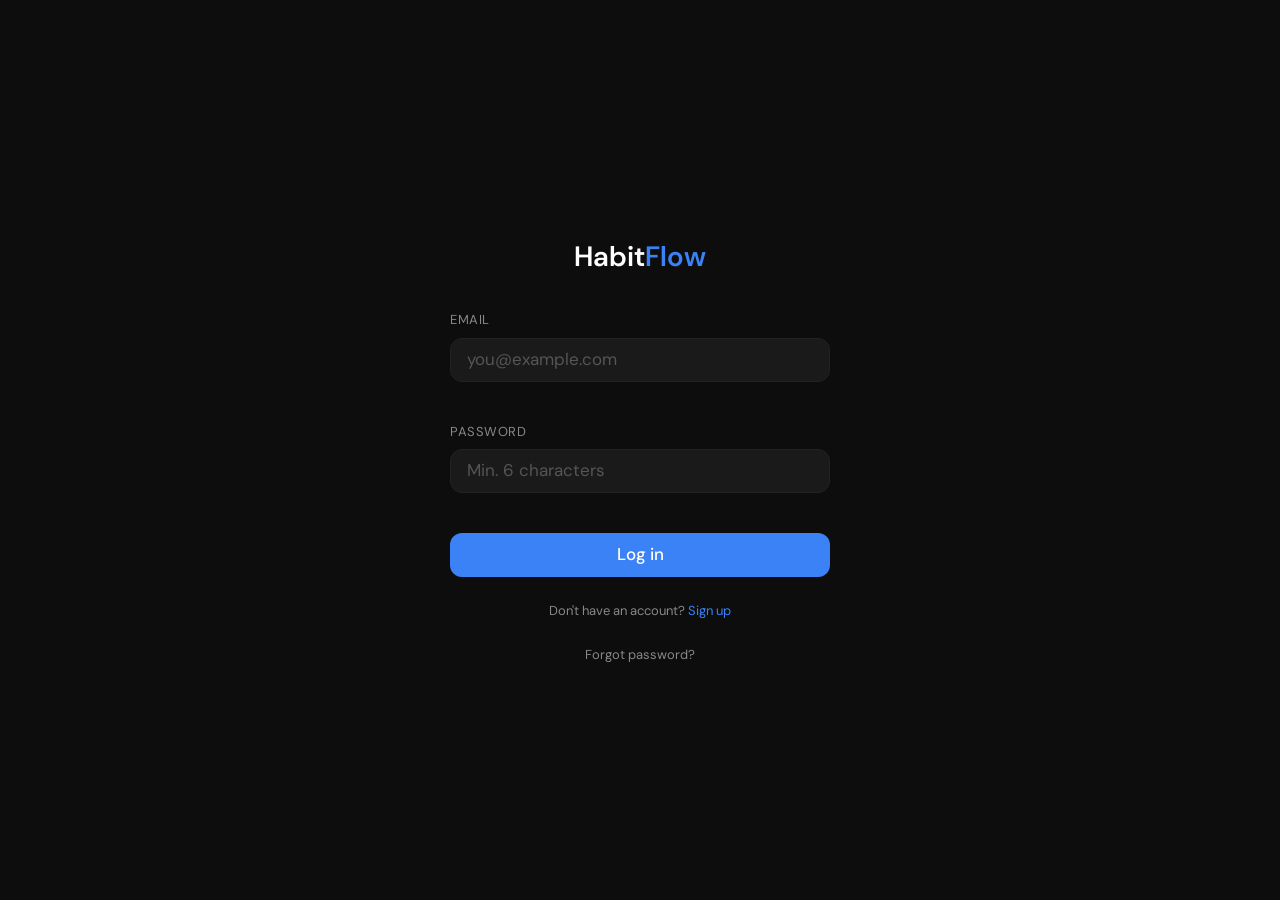
<file: login.html>
<!DOCTYPE html>
<html lang="en">
<head>
  <meta charset="UTF-8">
  <meta name="viewport" content="width=device-width, initial-scale=1.0, maximum-scale=1.0, user-scalable=no, viewport-fit=cover">
  <meta name="theme-color" content="#0d0d0d">
  <title>HabitFlow — Log in</title>
  <link rel="manifest" href="manifest.json">
  <link rel="icon" href="icons/favicon.svg" type="image/svg+xml">
  <link rel="icon" href="icons/icon-192.png" type="image/png">
  <link rel="apple-touch-icon" href="icons/icon-192.png">
  <link rel="preconnect" href="https://fonts.googleapis.com">
  <link rel="preconnect" href="https://fonts.gstatic.com" crossorigin>
  <link href="https://fonts.googleapis.com/css2?family=DM+Sans:wght@400;500;600&display=swap" rel="stylesheet">
  <link rel="stylesheet" href="css/reset.css">
  <link rel="stylesheet" href="css/variables.css">
  <link rel="stylesheet" href="css/app.css">
</head>
<body>
  <main class="auth-page">
    <div class="auth-card">
      <h1 class="auth-logo">Habit<span class="brand-accent">Flow</span></h1>

      <div id="auth-error" class="auth-error" role="alert"></div>
      <div id="auth-message" class="auth-message" role="status"></div>

      <form id="auth-form" class="auth-form" novalidate>
        <div id="email-group" class="form-group">
          <label for="email" class="form-label">Email</label>
          <input id="email" type="email" class="form-input" placeholder="you@example.com" autocomplete="email" required>
        </div>

        <div id="password-group" class="form-group">
          <label for="password" class="form-label">Password</label>
          <input id="password" type="password" class="form-input" placeholder="Min. 6 characters" autocomplete="current-password" minlength="6" required>
        </div>

        <div id="confirm-password-group" class="form-group hidden">
          <label for="confirm-password" class="form-label">Confirm password</label>
          <input id="confirm-password" type="password" class="form-input" placeholder="Repeat your new password" autocomplete="new-password" minlength="6">
        </div>

        <button id="submit-btn" type="submit" class="btn btn--primary">Log in</button>
      </form>

      <p id="auth-toggle" class="auth-toggle">
        Don't have an account? <a href="#" id="toggle-link">Sign up</a>
      </p>

      <p id="auth-forgot" class="auth-forgot">
        <a href="#" id="forgot-link">Forgot password?</a>
      </p>

      <div id="auth-confirmation" class="auth-confirmation" role="status" aria-live="polite">
        <div class="auth-confirmation__icon">✉️</div>
        <h2 class="auth-confirmation__title">Check your inbox</h2>
        <p class="auth-confirmation__hint">
          We sent a confirmation link to<br>
          <span id="confirmation-email" class="auth-confirmation__email"></span>
        </p>
        <p class="auth-confirmation__change">
          Wrong address? <a href="#" id="change-email-link">Use a different email</a>
        </p>
      </div>
    </div>
  </main>

  <script type="module">
    import { signIn, signUp, resetPassword, updatePassword, mapAuthError, getSession, onAuthStateChange } from './js/auth.js';

    const hash = window.location.hash;
    const isRecoveryCallback = hash.includes('type=recovery');
    const isSignupCallback = hash.includes('type=signup');

    const form = document.getElementById('auth-form');
    const emailInput = document.getElementById('email');
    const emailGroup = document.getElementById('email-group');
    const passwordInput = document.getElementById('password');
    const passwordLabel = document.querySelector('label[for="password"]');
    const passwordGroup = document.getElementById('password-group');
    const confirmPasswordInput = document.getElementById('confirm-password');
    const confirmPasswordGroup = document.getElementById('confirm-password-group');
    const submitBtn = document.getElementById('submit-btn');
    const toggleLink = document.getElementById('toggle-link');
    const authToggle = document.getElementById('auth-toggle');
    const forgotLink = document.getElementById('forgot-link');
    const authForgot = document.getElementById('auth-forgot');
    const errorEl = document.getElementById('auth-error');
    const messageEl = document.getElementById('auth-message');
    const confirmationEl = document.getElementById('auth-confirmation');
    const confirmationEmailEl = document.getElementById('confirmation-email');
    const changeEmailLink = document.getElementById('change-email-link');

    let mode = 'login';
    let isFormSubmitting = false;
    let signupEmail = '';

    function setMode(newMode) {
      mode = newMode;
      errorEl.textContent = '';
      errorEl.classList.remove('auth-error--visible');
      messageEl.textContent = '';
      messageEl.classList.remove('auth-message--visible');
      confirmationEl.classList.remove('auth-confirmation--visible');

      form.classList.remove('hidden');
      emailGroup.classList.remove('hidden');
      passwordGroup.classList.remove('hidden');
      confirmPasswordGroup.classList.add('hidden');
      authToggle.classList.remove('hidden');
      authForgot.classList.remove('hidden');
      passwordInput.required = true;
      confirmPasswordInput.required = false;
      passwordLabel.textContent = 'Password';
      passwordInput.placeholder = 'Min. 6 characters';
      passwordInput.autocomplete = 'current-password';

      if (mode === 'login') {
        submitBtn.textContent = 'Log in';
        toggleLink.textContent = 'Sign up';
        authToggle.firstChild.textContent = "Don't have an account? ";
      } else if (mode === 'signup') {
        submitBtn.textContent = 'Sign up';
        toggleLink.textContent = 'Log in';
        authToggle.firstChild.textContent = 'Already have an account? ';
        authForgot.classList.add('hidden');
      } else if (mode === 'reset') {
        submitBtn.textContent = 'Send reset link';
        toggleLink.textContent = 'Log in';
        authToggle.firstChild.textContent = 'Back to ';
        passwordGroup.classList.add('hidden');
        authForgot.classList.add('hidden');
        passwordInput.required = false;
      } else if (mode === 'update-password') {
        submitBtn.textContent = 'Update password';
        emailGroup.classList.add('hidden');
        confirmPasswordGroup.classList.remove('hidden');
        authToggle.classList.add('hidden');
        authForgot.classList.add('hidden');
        passwordLabel.textContent = 'New password';
        passwordInput.placeholder = 'Min. 6 characters';
        passwordInput.autocomplete = 'new-password';
        confirmPasswordInput.required = true;
      }
    }

    function showError(msg) {
      errorEl.textContent = msg;
      errorEl.classList.add('auth-error--visible');
      messageEl.classList.remove('auth-message--visible');
    }

    function showMessage(msg) {
      messageEl.textContent = msg;
      messageEl.classList.add('auth-message--visible');
      errorEl.classList.remove('auth-error--visible');
    }

    function showConfirmation(email) {
      signupEmail = email;
      confirmationEmailEl.textContent = email;
      form.classList.add('hidden');
      authToggle.classList.add('hidden');
      authForgot.classList.add('hidden');
      errorEl.classList.remove('auth-error--visible');
      messageEl.classList.remove('auth-message--visible');
      confirmationEl.classList.add('auth-confirmation--visible');
    }

    const BUTTON_TEXT = { login: 'Log in', signup: 'Sign up', reset: 'Send reset link', 'update-password': 'Update password' };

    function setLoading(loading) {
      if (loading) {
        submitBtn.classList.add('btn--loading');
        submitBtn.innerHTML = '<span class="spinner"></span>';
      } else {
        submitBtn.classList.remove('btn--loading');
        submitBtn.textContent = BUTTON_TEXT[mode];
      }
    }

    toggleLink.addEventListener('click', (e) => {
      e.preventDefault();
      if (mode === 'login') setMode('signup');
      else setMode('login');
    });

    forgotLink.addEventListener('click', (e) => {
      e.preventDefault();
      setMode('reset');
    });

    changeEmailLink.addEventListener('click', (e) => {
      e.preventDefault();
      setMode('signup');
      emailInput.value = signupEmail;
      emailInput.focus();
    });

    form.addEventListener('submit', async (e) => {
      e.preventDefault();
      const email = emailInput.value.trim();
      const password = passwordInput.value;

      if (mode !== 'update-password' && (!email || !email.includes('@'))) {
        showError('Please enter a valid email address.');
        return;
      }

      if (mode !== 'reset' && password.length < 6) {
        showError('Password must be at least 6 characters.');
        return;
      }

      if (mode === 'update-password') {
        const confirmPassword = confirmPasswordInput.value;
        if (password !== confirmPassword) {
          showError('Passwords do not match.');
          return;
        }
      }

      setLoading(true);
      isFormSubmitting = true;
      try {
        if (mode === 'login') {
          await signIn(email, password);
          window.location.replace('index.html');
        } else if (mode === 'signup') {
          await signUp(email, password);
          showConfirmation(email);
        } else if (mode === 'reset') {
          await resetPassword(email);
          showMessage('Password reset link sent to your email.');
        } else if (mode === 'update-password') {
          await updatePassword(password);
          showMessage('Password updated successfully!');
          setTimeout(() => window.location.replace('index.html'), 1500);
          return;
        }
      } catch (err) {
        showError(mapAuthError(err.message));
      } finally {
        isFormSubmitting = false;
        setLoading(false);
      }
    });

    onAuthStateChange((event, session) => {
      if (isFormSubmitting) return;

      if (event === 'PASSWORD_RECOVERY') {
        setMode('update-password');
      } else if (event === 'SIGNED_IN' && isSignupCallback) {
        showMessage('Email confirmed! Redirecting...');
        setTimeout(() => window.location.replace('index.html'), 1500);
      }
    });

    if (!isRecoveryCallback && !isSignupCallback) {
      getSession().then((session) => {
        if (session) window.location.replace('index.html');
      });
    }
  </script>
</body>
</html>
</file>
<file: css/variables.css>
:root {
  /* Background */
  --bg-primary: #0d0d0d;
  --bg-card: #1a1a1a;
  --bg-card-hover: #222222;
  --bg-input: #1a1a1a;
  --bg-button: #2a2a2a;

  /* Text */
  --text-primary: #ffffff;
  --text-secondary: #888888;
  --text-disabled: #555555;

  /* Dot grid */
  --dot-empty: #2a2a2a;

  /* Accent */
  --accent-default: #3b82f6;

  /* Typography */
  --font-family: 'DM Sans', sans-serif;
  --font-size-name: 17px;
  --font-weight-name: 500;
  --font-size-meta: 13px;
  --font-weight-meta: 400;
  --font-size-heading: 20px;
  --font-weight-heading: 600;

  /* Card */
  --card-radius: 16px;
  --card-padding: 16px;
  --card-content-gap: 12px;

  /* Icon */
  --icon-size: 44px;
  --icon-radius: 12px;

  /* Dot grid */
  --dot-size: 7px;
  --dot-gap: 2px;
  --dot-rows: 7;

  /* Spacing */
  --space-xs: 4px;
  --space-sm: 8px;
  --space-md: 16px;
  --space-lg: 24px;
  --space-xl: 32px;

  /* Habit colors */
  --color-blue: #3b82f6;
  --color-green: #22c55e;
  --color-purple: #a855f7;
  --color-red: #ef4444;
  --color-orange: #f97316;
  --color-yellow: #eab308;
  --color-pink: #ec4899;
  --color-teal: #14b8a6;
  --color-gray: #6b7280;
  --color-white: #e5e7eb;
  --color-lime: #84cc16;
  --color-indigo: #6366f1;

  /* Bottom navigation */
  --bottom-nav-height: 64px;

  /* Transitions */
  --transition-fast: 150ms ease;
  --transition-normal: 250ms ease;
}
</file>
<file: css/app.css>
/* ── Base ── */

body {
  font-family: var(--font-family);
  background-color: var(--bg-primary);
  color: var(--text-primary);
  overflow-y: auto;
  -webkit-overflow-scrolling: touch;
  scrollbar-width: none;
  overscroll-behavior: none;
}

body::-webkit-scrollbar {
  display: none;
}

/* ── Layout ── */

.container {
  max-width: 480px;
  margin: 0 auto;
  padding: 0 var(--space-md);
  padding-bottom: calc(var(--bottom-nav-height) + var(--space-md) + env(safe-area-inset-bottom));
}

/* ── Header ── */

.header {
  display: flex;
  align-items: center;
  justify-content: space-between;
  padding: var(--space-md) 0;
  position: sticky;
  top: 0;
  z-index: 10;
  background-color: var(--bg-primary);
}

.header__title {
  font-size: var(--font-size-heading);
  font-weight: var(--font-weight-heading);
  white-space: nowrap;
}

.header__date-nav {
  display: flex;
  align-items: center;
  gap: var(--space-xs);
  flex: 1;
  justify-content: center;
  min-width: 0;
}

.header__date {
  font-size: var(--font-size-meta);
  font-weight: var(--font-weight-meta);
  color: var(--text-secondary);
  text-align: center;
  overflow: hidden;
  text-overflow: ellipsis;
  white-space: nowrap;
  cursor: pointer;
}

.header__date--today {
  color: var(--accent-default);
  cursor: default;
}

.date-nav__arrow--disabled {
  opacity: 0.25;
  pointer-events: none;
}

.header__actions {
  display: flex;
  align-items: center;
  gap: var(--space-sm);
}

/* ── Icon Buttons ── */

.icon-btn {
  display: flex;
  align-items: center;
  justify-content: center;
  width: var(--icon-size);
  height: var(--icon-size);
  border-radius: var(--icon-radius);
  background-color: var(--bg-card);
  color: var(--text-secondary);
  transition: background-color var(--transition-fast);
  flex-shrink: 0;
}

.icon-btn:active {
  background-color: var(--bg-card-hover);
}

.icon-btn svg {
  width: 20px;
  height: 20px;
}

/* ── Habit List ── */

.habit-list {
  display: flex;
  flex-direction: column;
  gap: var(--space-md);
  padding-bottom: var(--space-lg);
}

/* ── Habit Card ── */

.habit-card {
  background-color: var(--bg-card);
  border-radius: var(--card-radius);
  padding: var(--card-padding);
  display: flex;
  flex-direction: column;
  gap: var(--card-content-gap);
}

.habit-card__top {
  display: flex;
  align-items: center;
  gap: var(--space-sm);
}

.habit-card__icon {
  width: var(--icon-size);
  height: var(--icon-size);
  border-radius: var(--icon-radius);
  display: flex;
  align-items: center;
  justify-content: center;
  font-size: 22px;
  flex-shrink: 0;
}

.habit-card__name {
  font-size: var(--font-size-name);
  font-weight: var(--font-weight-name);
  flex: 1;
  overflow: hidden;
  text-overflow: ellipsis;
  white-space: nowrap;
}

@keyframes card-slide-in {
  from { opacity: 0; transform: translateY(-16px); }
  to { opacity: 1; transform: translateY(0); }
}

.habit-card--animate-in {
  animation: card-slide-in 400ms ease-out both;
}

@media (prefers-reduced-motion: reduce) {
  .habit-card--animate-in {
    animation: none;
  }
}

/* ── Action Button ── */

.action-btn {
  width: var(--icon-size);
  height: var(--icon-size);
  border-radius: 50%;
  display: flex;
  align-items: center;
  justify-content: center;
  flex-shrink: 0;
  transition: transform var(--transition-fast), background-color var(--transition-fast);
}

.action-btn--empty {
  background-color: var(--bg-button);
  color: var(--text-secondary);
}

.action-btn--partial {
  color: var(--text-primary);
}

.action-btn--complete {
  color: var(--text-primary);
}

.action-btn svg {
  width: 20px;
  height: 20px;
}

.action-btn.bounce {
  animation: scale-bounce 300ms ease;
}

@keyframes scale-bounce {
  0% { transform: scale(1); }
  40% { transform: scale(1.3); }
  100% { transform: scale(1); }
}

/* ── Dot Grid ── */

.dot-grid {
  display: grid;
  grid-template-rows: repeat(var(--dot-rows), var(--dot-size));
  grid-auto-flow: column;
  grid-auto-columns: var(--dot-size);
  gap: var(--dot-gap);
  overflow-x: auto;
  overflow-y: hidden;
  scrollbar-width: none;
  -webkit-overflow-scrolling: touch;
  direction: ltr;
}

.dot-grid::-webkit-scrollbar {
  display: none;
}

.dot {
  width: var(--dot-size);
  height: var(--dot-size);
  border-radius: 50%;
  background-color: var(--dot-empty);
  cursor: pointer;
  transition: background-color var(--transition-fast), transform var(--transition-fast);
  -webkit-tap-highlight-color: transparent;
}

.dot:not(.dot--readonly):active {
  transform: scale(1.4);
}

.dot--readonly {
  cursor: default;
  pointer-events: none;
}

.dot--selected {
  outline: 2px solid var(--text-secondary);
  outline-offset: 1px;
}

/* ── Empty State ── */

.empty-state {
  display: flex;
  flex-direction: column;
  align-items: center;
  justify-content: center;
  gap: var(--space-md);
  padding: var(--space-xl) var(--space-md);
  text-align: center;
  min-height: 40dvh;
}

.empty-state__icon {
  font-size: 48px;
  opacity: 0.4;
}

.empty-state__text {
  color: var(--text-secondary);
  font-size: var(--font-size-name);
}

.empty-state__btn {
  display: inline-flex;
  align-items: center;
  gap: var(--space-sm);
  padding: var(--space-sm) var(--space-lg);
  background-color: var(--accent-default);
  color: var(--text-primary);
  border-radius: var(--card-radius);
  font-size: var(--font-size-name);
  font-weight: var(--font-weight-name);
  transition: opacity var(--transition-fast);
}

.empty-state__btn:active {
  opacity: 0.8;
}

/* ── Form ── */

.form-page {
  padding-top: var(--space-md);
  padding-bottom: calc(var(--space-xl) + env(safe-area-inset-bottom));
}

.form-header {
  display: flex;
  align-items: center;
  justify-content: space-between;
  padding: var(--space-md) 0;
}

.form-header__title {
  font-size: var(--font-size-heading);
  font-weight: var(--font-weight-heading);
}

.form-group {
  margin-bottom: var(--space-lg);
}

.form-label {
  display: block;
  font-size: var(--font-size-meta);
  font-weight: var(--font-weight-meta);
  color: var(--text-secondary);
  margin-bottom: var(--space-sm);
  text-transform: uppercase;
  letter-spacing: 0.5px;
}

.form-input {
  width: 100%;
  padding: var(--space-sm) var(--space-md);
  background-color: var(--bg-input);
  border: 1px solid var(--bg-card-hover);
  border-radius: var(--icon-radius);
  color: var(--text-primary);
  font-size: var(--font-size-name);
  min-height: var(--icon-size);
  transition: border-color var(--transition-fast);
}

.form-input:focus {
  border-color: var(--accent-default);
}

.form-input::placeholder {
  color: var(--text-disabled);
}

/* ── Emoji Picker ── */

.emoji-grid {
  display: grid;
  grid-template-columns: repeat(auto-fill, minmax(var(--icon-size), 1fr));
  gap: var(--space-sm);
}

.emoji-option {
  width: var(--icon-size);
  height: var(--icon-size);
  display: flex;
  align-items: center;
  justify-content: center;
  font-size: 22px;
  border-radius: var(--icon-radius);
  background-color: var(--bg-button);
  transition: background-color var(--transition-fast), transform var(--transition-fast);
}

.emoji-option:active {
  transform: scale(0.9);
}

.emoji-option--selected {
  background-color: var(--accent-default);
  transform: scale(1.05);
}

/* ── Color Picker ── */

.color-grid {
  display: grid;
  grid-template-columns: repeat(6, 1fr);
  gap: var(--space-sm);
}

.color-option {
  aspect-ratio: 1;
  border-radius: 50%;
  display: flex;
  align-items: center;
  justify-content: center;
  transition: transform var(--transition-fast);
  min-width: var(--icon-size);
  min-height: var(--icon-size);
}

.color-option:active {
  transform: scale(0.9);
}

.color-option--selected {
  outline: 3px solid var(--text-primary);
  outline-offset: 2px;
}

.color-option__check {
  display: none;
  color: var(--text-primary);
}

.color-option--selected .color-option__check {
  display: block;
}

.color-option__check svg {
  width: 20px;
  height: 20px;
}

/* ── Stepper ── */

.stepper {
  display: flex;
  align-items: center;
  gap: var(--space-md);
}

.stepper__btn {
  width: var(--icon-size);
  height: var(--icon-size);
  border-radius: 50%;
  background-color: var(--bg-button);
  display: flex;
  align-items: center;
  justify-content: center;
  font-size: 20px;
  color: var(--text-primary);
  transition: background-color var(--transition-fast);
}

.stepper__btn:disabled {
  color: var(--text-disabled);
  cursor: not-allowed;
}

.stepper__btn:active:not(:disabled) {
  background-color: var(--bg-card-hover);
}

.stepper__value {
  font-size: var(--font-size-heading);
  font-weight: var(--font-weight-heading);
  min-width: 32px;
  text-align: center;
}

.stepper__input {
  width: 56px;
  text-align: center;
  font-size: var(--font-size-heading);
  font-weight: var(--font-weight-heading);
  background-color: var(--bg-input);
  border: 1px solid var(--bg-card-hover);
  border-radius: var(--icon-radius);
  padding: var(--space-xs) 0;
  color: var(--text-primary);
  -moz-appearance: textfield;
}

.stepper__input::-webkit-outer-spin-button,
.stepper__input::-webkit-inner-spin-button {
  -webkit-appearance: none;
  margin: 0;
}

/* ── Form Buttons ── */

.form-actions {
  display: flex;
  gap: var(--space-sm);
  padding-top: var(--space-md);
}

.btn {
  flex: 1;
  padding: var(--space-sm) var(--space-md);
  border-radius: var(--icon-radius);
  font-size: var(--font-size-name);
  font-weight: var(--font-weight-name);
  min-height: var(--icon-size);
  display: flex;
  align-items: center;
  justify-content: center;
  transition: opacity var(--transition-fast);
}

.btn:active {
  opacity: 0.8;
}

.btn--primary {
  background-color: var(--accent-default);
  color: var(--text-primary);
}

.btn--secondary {
  background-color: var(--bg-button);
  color: var(--text-primary);
}

.btn--danger {
  background-color: transparent;
  color: var(--color-red);
}

.btn:disabled {
  opacity: 0.5;
  cursor: not-allowed;
}

/* ── Auth Page ── */

.auth-page {
  display: flex;
  flex-direction: column;
  align-items: center;
  justify-content: center;
  min-height: 100dvh;
  padding: var(--space-lg);
}

.auth-card {
  width: 100%;
  max-width: 380px;
  display: flex;
  flex-direction: column;
  gap: var(--space-lg);
}

.auth-logo {
  text-align: center;
  font-size: 28px;
  font-weight: var(--font-weight-heading);
  padding-bottom: var(--space-sm);
}

.auth-form {
  display: flex;
  flex-direction: column;
  gap: var(--space-md);
}

.auth-toggle {
  text-align: center;
  font-size: var(--font-size-meta);
  color: var(--text-secondary);
}

.auth-toggle a {
  color: var(--accent-default);
}

.auth-forgot {
  text-align: center;
  font-size: var(--font-size-meta);
}

.auth-forgot a {
  color: var(--text-secondary);
  transition: color var(--transition-fast);
}

.auth-forgot a:hover {
  color: var(--text-primary);
}

.auth-error,
.auth-message {
  padding: var(--space-sm) var(--space-md);
  border-radius: var(--icon-radius);
  font-size: var(--font-size-meta);
  display: none;
}

.auth-error {
  background-color: rgba(239, 68, 68, 0.1);
  color: var(--color-red);
}

.auth-message {
  background-color: rgba(34, 197, 94, 0.1);
  color: var(--color-green);
}

.auth-error--visible,
.auth-message--visible {
  display: block;
  animation: fadeSlideIn var(--transition-normal);
}

@keyframes fadeSlideIn {
  from { opacity: 0; transform: translateY(-4px); }
  to { opacity: 1; transform: translateY(0); }
}

/* ── Signup Confirmation ── */

.auth-confirmation {
  display: none;
  flex-direction: column;
  align-items: center;
  text-align: center;
  gap: var(--space-md);
}

.auth-confirmation--visible {
  display: flex;
  animation: fadeIn var(--transition-normal) forwards;
}

.auth-confirmation__icon {
  font-size: 48px;
  opacity: 0.9;
}

.auth-confirmation__title {
  font-size: var(--font-size-heading);
  font-weight: var(--font-weight-heading);
}

.auth-confirmation__email {
  color: var(--accent-default);
  font-weight: var(--font-weight-name);
  word-break: break-all;
}

.auth-confirmation__hint {
  font-size: var(--font-size-meta);
  color: var(--text-secondary);
  line-height: 1.5;
}

.auth-confirmation__change {
  font-size: var(--font-size-meta);
  color: var(--text-secondary);
}

.auth-confirmation__change a {
  color: var(--accent-default);
}

@keyframes fadeIn {
  from { opacity: 0; transform: translateY(8px); }
  to { opacity: 1; transform: translateY(0); }
}

/* ── Loading ── */

.btn--loading {
  pointer-events: none;
  opacity: 0.7;
}

.spinner {
  width: 18px;
  height: 18px;
  border: 2px solid transparent;
  border-top-color: currentColor;
  border-radius: 50%;
  animation: spin 600ms linear infinite;
}

@keyframes spin {
  to { transform: rotate(360deg); }
}

/* ── Skeleton Loading ── */

@keyframes skeleton-pulse {
  0%, 100% { opacity: 0.4; }
  50% { opacity: 1; }
}

.skeleton {
  background-color: var(--bg-card-hover);
  animation: skeleton-pulse 1.5s ease-in-out infinite;
}

.skeleton-card {
  background-color: var(--bg-card);
  border-radius: var(--card-radius);
  padding: var(--card-padding);
  display: flex;
  flex-direction: column;
  gap: var(--card-content-gap);
}

.skeleton-card__top {
  display: flex;
  align-items: center;
  gap: var(--space-sm);
}

.skeleton-card__icon {
  width: var(--icon-size);
  height: var(--icon-size);
  border-radius: var(--icon-radius);
  flex-shrink: 0;
}

.skeleton-card__text {
  flex: 1;
  height: 17px;
  border-radius: 4px;
  max-width: 55%;
}

.skeleton-card__action {
  width: var(--icon-size);
  height: var(--icon-size);
  border-radius: 50%;
  flex-shrink: 0;
}

.skeleton-card__grid {
  height: 61px;
  border-radius: 4px;
}

.skeleton-detail__grid {
  height: 61px;
  border-radius: 4px;
}

.skeleton-detail__stat {
  height: 13px;
  width: 80px;
  border-radius: 4px;
}

.skeleton-detail__cell {
  aspect-ratio: 1;
  border-radius: var(--space-sm);
  min-height: 40px;
}

.detail-header__icon:empty {
  background-color: var(--bg-card-hover);
  animation: skeleton-pulse 1.5s ease-in-out infinite;
}

.detail-header__name:empty {
  display: inline-block;
  min-width: 120px;
  height: 20px;
  background-color: var(--bg-card-hover);
  border-radius: 4px;
  animation: skeleton-pulse 1.5s ease-in-out infinite;
}

/* ── Detail Page ── */

.detail-header {
  display: flex;
  align-items: center;
  gap: var(--space-sm);
  padding: var(--space-md) 0;
}

.detail-header__info {
  flex: 1;
  display: flex;
  align-items: center;
  gap: var(--space-sm);
  overflow: hidden;
}

.detail-header__icon {
  width: var(--icon-size);
  height: var(--icon-size);
  border-radius: var(--icon-radius);
  display: flex;
  align-items: center;
  justify-content: center;
  font-size: 22px;
  flex-shrink: 0;
}

.detail-header__name {
  font-size: var(--font-size-heading);
  font-weight: var(--font-weight-heading);
  overflow: hidden;
  text-overflow: ellipsis;
  white-space: nowrap;
}

.detail-header__freq {
  font-size: var(--font-size-meta);
  color: var(--text-secondary);
  margin-left: var(--space-xs);
}

/* ── Detail Overview ── */

.detail-overview {
  padding: var(--space-sm) 0;
}

.detail-stats {
  display: flex;
  gap: var(--space-md);
  padding-bottom: var(--space-sm);
  font-size: var(--font-size-meta);
  color: var(--text-secondary);
}

.detail-stat strong {
  color: var(--text-primary);
}

/* ── Calendar ── */

.calendar-nav {
  display: flex;
  align-items: center;
  justify-content: space-between;
  padding: var(--space-sm) 0;
}

.calendar-nav__label {
  font-size: var(--font-size-name);
  font-weight: var(--font-weight-name);
}

.calendar-weekdays {
  display: grid;
  grid-template-columns: repeat(7, 1fr);
  gap: 2px;
  text-align: center;
  font-size: 11px;
  color: var(--text-secondary);
  padding-bottom: var(--space-xs);
}

.calendar-grid {
  display: grid;
  grid-template-columns: repeat(7, 1fr);
  gap: 2px;
}

.calendar-cell {
  aspect-ratio: 1;
  border-radius: var(--space-sm);
  display: flex;
  flex-direction: column;
  align-items: center;
  justify-content: center;
  font-size: 11px;
  cursor: pointer;
  background-color: var(--bg-card);
  transition: background-color var(--transition-fast), transform var(--transition-fast);
  -webkit-tap-highlight-color: transparent;
  min-height: 40px;
}

.calendar-cell:active {
  transform: scale(0.92);
}

.calendar-cell--empty {
  background: none;
  cursor: default;
}

.calendar-cell--empty:active {
  transform: none;
}

.calendar-cell--today {
  outline: 2px solid var(--text-secondary);
  outline-offset: -2px;
}

.calendar-cell__day {
  font-weight: var(--font-weight-name);
  line-height: 1;
}

.calendar-cell__count {
  font-size: 9px;
  color: var(--text-secondary);
  line-height: 1;
  margin-top: 1px;
}

/* ── Description Text ── */

.description-text {
  font-size: var(--font-size-meta);
  color: var(--text-secondary);
  padding: 0 0 var(--space-sm);
  line-height: 1.4;
}

/* ── Character Counter ── */

.char-counter {
  display: block;
  text-align: right;
  font-size: 11px;
  color: var(--text-disabled);
  margin-top: var(--space-xs);
}

/* ── Weekday Picker ── */

.weekday-picker {
  display: flex;
  gap: var(--space-sm);
}

.weekday-btn {
  width: 40px;
  height: 40px;
  border-radius: 50%;
  display: flex;
  align-items: center;
  justify-content: center;
  font-size: 12px;
  font-weight: var(--font-weight-name);
  background-color: var(--bg-button);
  color: var(--text-secondary);
  transition: background-color var(--transition-fast), color var(--transition-fast);
}

.weekday-btn:active {
  transform: scale(0.92);
}

.weekday-btn--active {
  background-color: var(--accent-default);
  color: var(--text-primary);
}

/* ── Dot Grid Variants ── */

.dot--blank {
  background-color: transparent !important;
  cursor: default;
  pointer-events: none;
}

.dot--non-applicable {
  background-color: var(--dot-empty);
  opacity: 0.35;
  transform: scale(0.7);
}

.dot--non-applicable:active {
  transform: scale(1);
}

/* ── Calendar Cell Variants ── */

.calendar-cell--non-applicable {
  opacity: 0.4;
}

/* ── Requirements Editor ── */

.requirements-editor {
  display: flex;
  flex-direction: column;
  gap: var(--space-sm);
}

.requirement-row {
  background-color: var(--bg-card);
  border-radius: var(--icon-radius);
  padding: var(--space-sm);
  display: flex;
  flex-direction: column;
  gap: var(--space-sm);
}

.requirement-row__main {
  display: flex;
  gap: var(--space-sm);
}

.requirement-row__name {
  flex: 1;
  min-width: 0;
}

.requirement-row__type {
  width: 140px;
  flex-shrink: 0;
}

.requirement-row__fields {
  display: flex;
  gap: var(--space-sm);
}

.requirement-row__unit {
  width: 80px;
  flex-shrink: 0;
}

.requirement-row__target {
  flex: 1;
  min-width: 0;
}

.requirement-row__actions {
  display: flex;
  gap: var(--space-xs);
  justify-content: flex-end;
}

.requirement-row__actions .icon-btn {
  width: 32px;
  height: 32px;
  font-size: 14px;
}

/* ── Popup / Modal ── */

.popup-overlay {
  position: fixed;
  inset: 0;
  background-color: rgba(0, 0, 0, 0.6);
  display: flex;
  align-items: center;
  justify-content: center;
  z-index: 100;
  padding: var(--space-md);
}

.popup {
  background-color: var(--bg-card);
  border-radius: var(--card-radius);
  width: 100%;
  max-width: 400px;
  max-height: 80vh;
  overflow-y: auto;
  display: flex;
  flex-direction: column;
}

.popup__header {
  padding: var(--space-md);
  font-size: var(--font-size-name);
  font-weight: var(--font-weight-heading);
  border-bottom: 1px solid var(--bg-card-hover);
}

.popup__body {
  padding: var(--space-md);
  display: flex;
  flex-direction: column;
  gap: var(--space-md);
}

.popup__actions {
  padding: var(--space-sm) var(--space-md) var(--space-md);
  display: flex;
  gap: var(--space-sm);
}

.popup__confirm {
  padding: var(--space-sm) var(--space-md) var(--space-md);
}

.popup__confirm-text {
  font-size: var(--font-size-meta);
  color: var(--text-secondary);
  margin-bottom: var(--space-sm);
  text-align: center;
}

/* ── Requirement Input (popup) ── */

.requirement-input {
  display: flex;
  flex-direction: column;
  gap: var(--space-xs);
}

.requirement-input__label {
  font-size: var(--font-size-meta);
  color: var(--text-secondary);
  display: flex;
  align-items: center;
  gap: var(--space-sm);
}

.requirement-input__label input[type="checkbox"] {
  width: 20px;
  height: 20px;
  accent-color: var(--accent-default);
}

/* ── Utility ── */

.sr-only {
  position: absolute;
  width: 1px;
  height: 1px;
  padding: 0;
  margin: -1px;
  overflow: hidden;
  clip: rect(0, 0, 0, 0);
  white-space: nowrap;
  border-width: 0;
}

.hidden {
  display: none !important;
}

/* ── Branding ── */

.brand-accent {
  color: var(--accent-default);
}

/* ── Bottom Navigation ── */

.bottom-nav {
  position: fixed;
  bottom: 0;
  left: 0;
  right: 0;
  height: calc(var(--bottom-nav-height) + env(safe-area-inset-bottom));
  padding-bottom: env(safe-area-inset-bottom);
  background-color: var(--bg-card);
  border-top: 1px solid var(--bg-card-hover);
  display: flex;
  z-index: 20;
  max-width: 100%;
}

.bottom-nav__tab {
  flex: 1;
  display: flex;
  flex-direction: column;
  align-items: center;
  justify-content: center;
  gap: 3px;
  color: var(--text-secondary);
  font-size: 11px;
  font-weight: var(--font-weight-meta);
  transition: color var(--transition-fast);
  -webkit-tap-highlight-color: transparent;
}

.bottom-nav__tab svg {
  width: 22px;
  height: 22px;
}

.bottom-nav__tab--active {
  color: var(--accent-default);
  pointer-events: none;
}

/* ── Charts Page ── */

.charts-header {
  display: flex;
  align-items: center;
  justify-content: space-between;
  padding: var(--space-md) 0;
  position: sticky;
  top: 0;
  z-index: 10;
  background-color: var(--bg-primary);
}

.charts-header__title {
  font-size: var(--font-size-heading);
  font-weight: var(--font-weight-heading);
}

.period-tabs {
  display: flex;
  background-color: var(--bg-card);
  border-radius: var(--icon-radius);
  padding: 3px;
  gap: 2px;
  margin-bottom: var(--space-xs);
}

.period-tab {
  flex: 1;
  padding: var(--space-xs) var(--space-lg);
  border-radius: 10px;
  font-size: var(--font-size-meta);
  font-weight: var(--font-weight-name);
  color: var(--text-secondary);
  transition: background-color var(--transition-fast), color var(--transition-fast);
  text-align: center;
  min-height: 36px;
  display: flex;
  align-items: center;
  justify-content: center;
}

.period-tab--active {
  background-color: var(--bg-card-hover);
  color: var(--text-primary);
}

.period-nav {
  display: flex;
  align-items: center;
  justify-content: space-between;
  padding: var(--space-xs) 0 var(--space-sm);
}

.period-nav__label {
  font-size: var(--font-size-meta);
  font-weight: var(--font-weight-meta);
  color: var(--text-secondary);
  text-align: center;
  flex: 1;
}


.metric-toggle {
  display: flex;
  background-color: var(--bg-card);
  border-radius: var(--icon-radius);
  padding: 3px;
  gap: 2px;
}

.metric-btn {
  padding: var(--space-xs) var(--space-sm);
  border-radius: 10px;
  font-size: var(--font-size-meta);
  font-weight: var(--font-weight-name);
  color: var(--text-secondary);
  transition: background-color var(--transition-fast), color var(--transition-fast);
  min-height: 36px;
  min-width: 44px;
  display: flex;
  align-items: center;
  justify-content: center;
}

.metric-btn--active {
  background-color: var(--bg-card-hover);
  color: var(--text-primary);
}

.chart-area {
  overflow-x: auto;
  overflow-y: hidden;
  scrollbar-width: none;
  -webkit-overflow-scrolling: touch;
  padding: var(--space-sm) 0 var(--space-md);
  mask-image: linear-gradient(to right, black 88%, transparent 100%);
  -webkit-mask-image: linear-gradient(to right, black 88%, transparent 100%);
}

.chart-area::-webkit-scrollbar {
  display: none;
}

.chart-bars {
  display: flex;
  gap: var(--space-sm);
  height: 260px;
  align-items: stretch;
  min-width: min-content;
  padding-right: var(--space-xl);
}

.chart-bar-wrapper {
  display: flex;
  flex-direction: column;
  width: 52px;
  flex-shrink: 0;
}

.chart-bar__metric {
  height: 20px;
  font-size: 12px;
  font-weight: var(--font-weight-name);
  color: var(--text-secondary);
  text-align: center;
  display: flex;
  align-items: center;
  justify-content: center;
  flex-shrink: 0;
}

.chart-bar {
  flex: 1;
  position: relative;
  border-radius: 8px;
  overflow: hidden;
  border: 2px solid;
  background-color: var(--bg-card);
  margin: var(--space-xs) 0;
}

.chart-bar__fill {
  position: absolute;
  bottom: 0;
  left: 0;
  right: 0;
  border-radius: 5px 5px 0 0;
  transform-origin: bottom;
  animation: bar-grow 600ms cubic-bezier(0.34, 1.56, 0.64, 1) both;
}

@keyframes bar-grow {
  from { transform: scaleY(0); }
  to { transform: scaleY(1); }
}

@media (prefers-reduced-motion: reduce) {
  .chart-bar__fill {
    animation: none;
  }
}

.chart-bar__emoji {
  height: 28px;
  display: flex;
  align-items: center;
  justify-content: center;
  font-size: 20px;
  flex-shrink: 0;
}

.chart-empty {
  display: flex;
  align-items: center;
  justify-content: center;
  height: 100%;
  color: var(--text-secondary);
  font-size: var(--font-size-meta);
  min-width: 200px;
}
</file>
